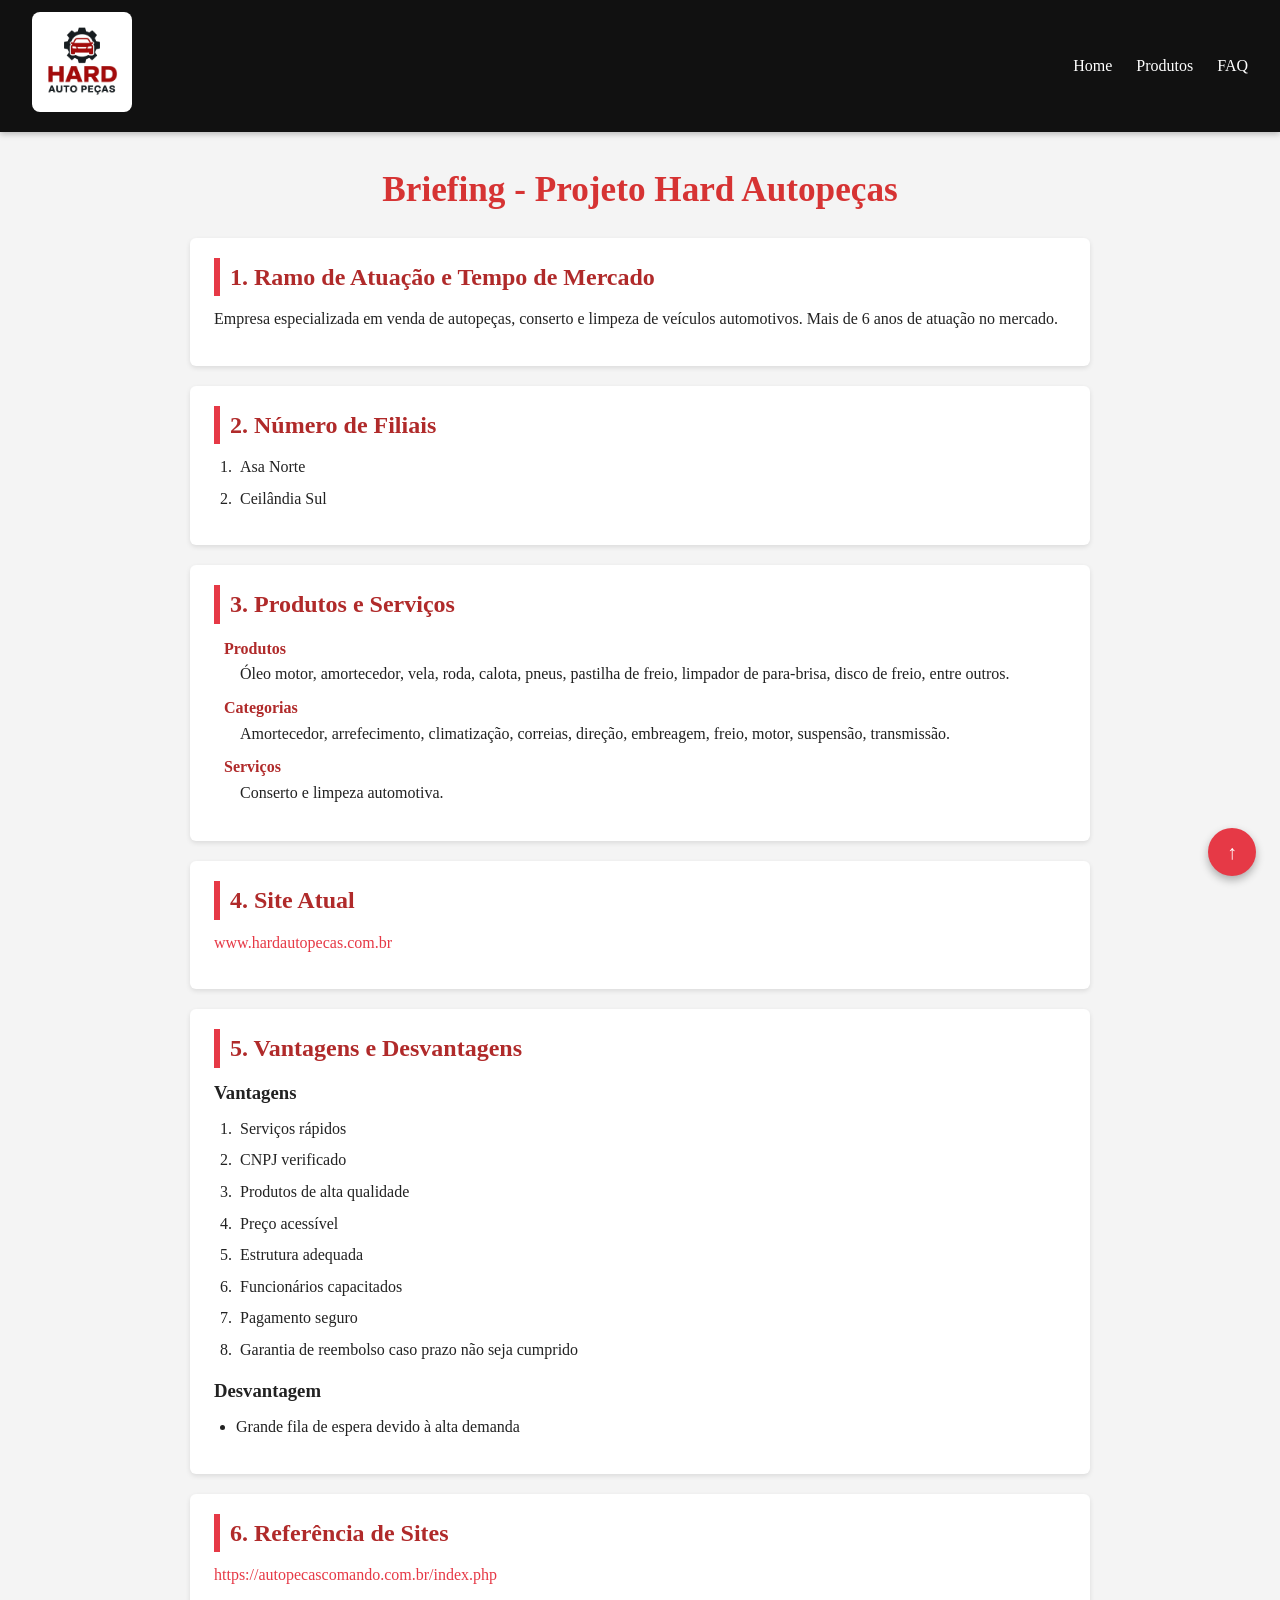
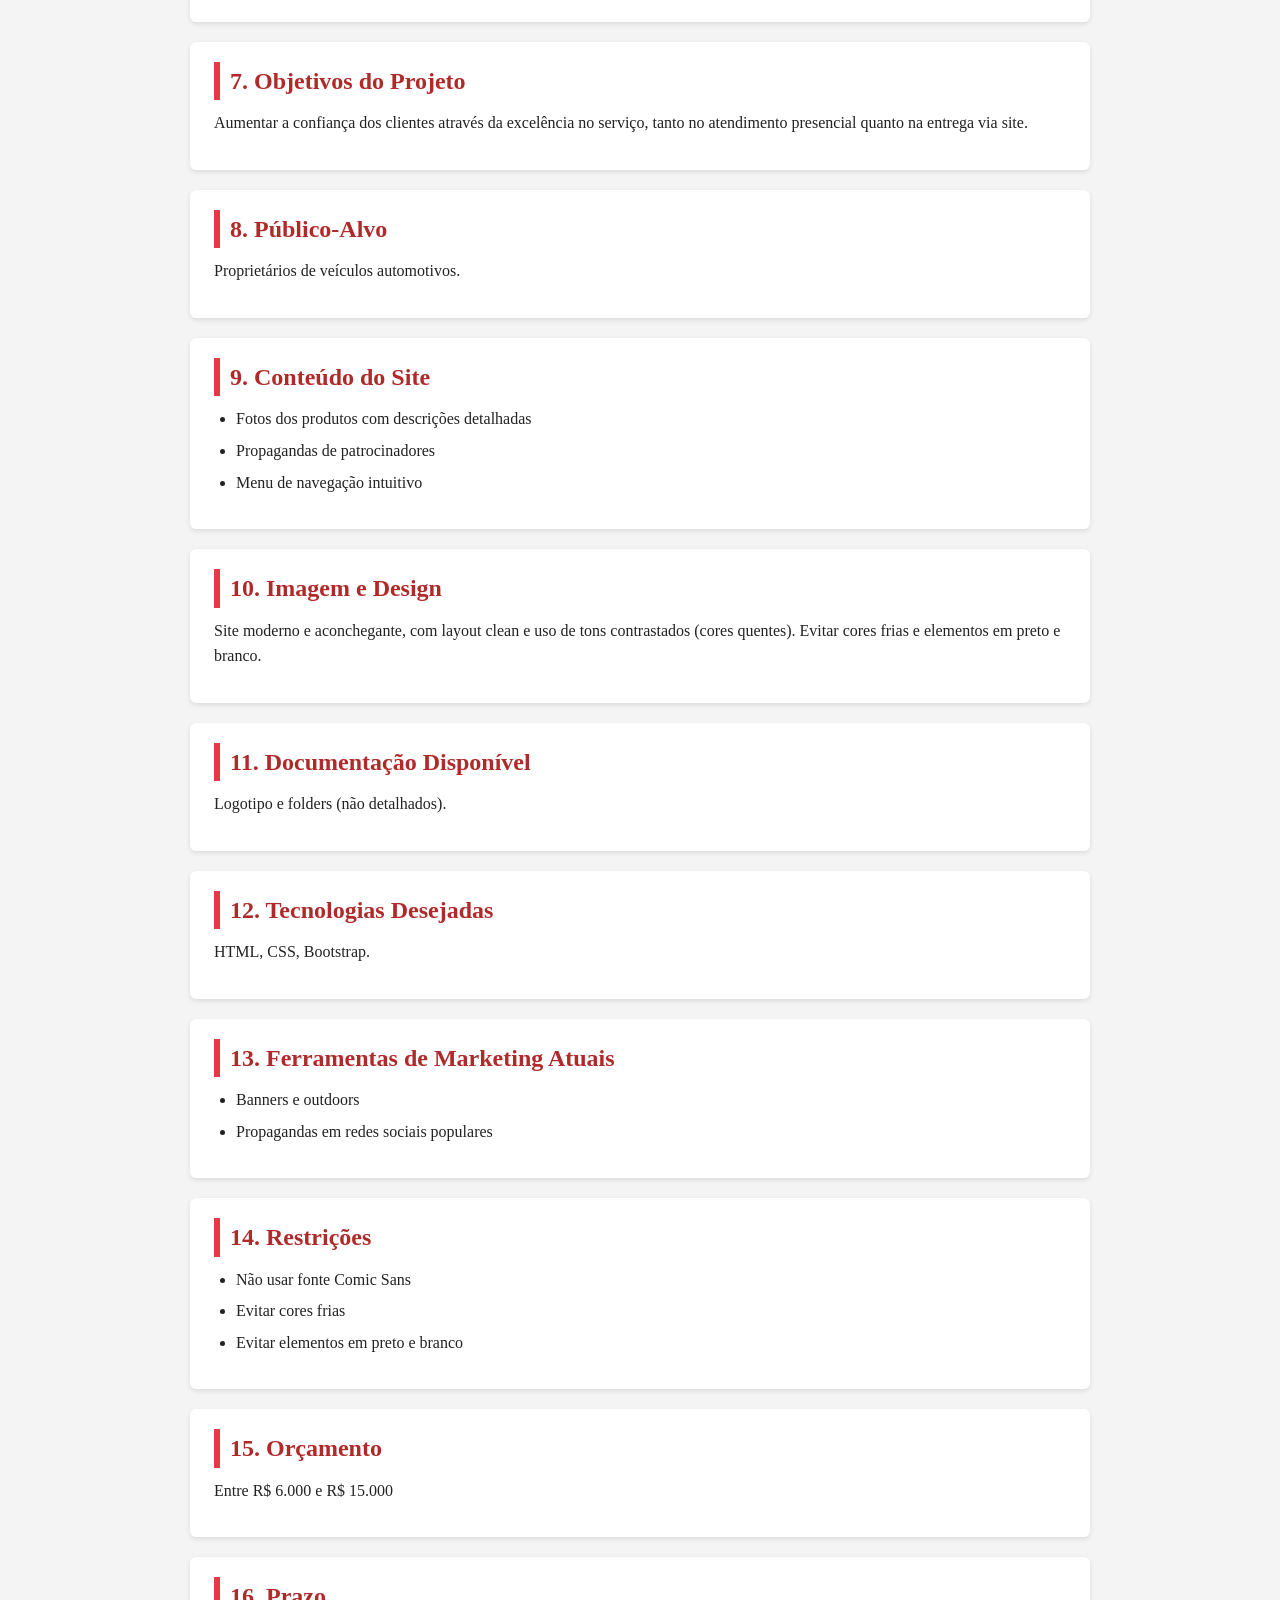
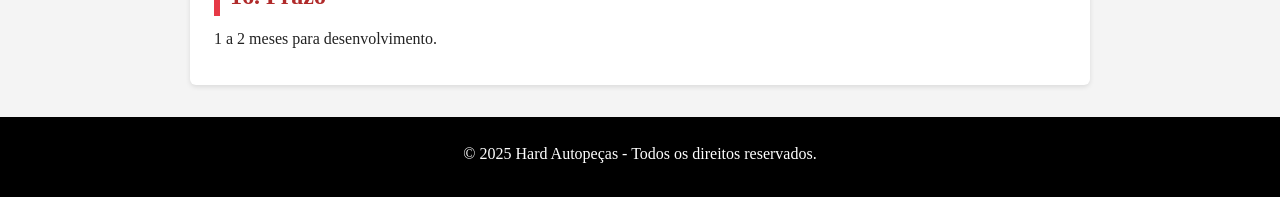
<file: briefing.html>
<!DOCTYPE html>
<html lang="pt-BR">
<head>
  <meta charset="UTF-8" />
  <meta name="viewport" content="width=device-width, initial-scale=1" />
  <title>Briefing - Projeto Hard Autopeças</title>
  <link rel="stylesheet" href="../css/briefing.css">
  <link rel="icon" type="image/png" href="../imagens/logotipo.png">
</head>
<body>
  <a href="#top" class="btn-top" aria-label="Voltar ao início">↑</a>
  <header>
    <nav id="top">
      <a href="/index.html"><img
        src="../imagens/logotipo.png"
        alt="Logo da Empresa"
        width="100"
        height="100"/></a>
      <span>
        <a href="/index.html" class="navegador">Home</a>
        <a href="../html/produto.html" class="navegador">Produtos</a>
        <a href="../html/faq.html" class="navegador">FAQ</a>
      </span>
    </nav>
  </header>

  <h1>Briefing - Projeto Hard Autopeças</h1>

  <main id="briefing">

    <section>
      <h2>1. Ramo de Atuação e Tempo de Mercado</h2>
      <p>Empresa especializada em venda de autopeças, conserto e limpeza de veículos automotivos. Mais de 6 anos de atuação no mercado.</p>
    </section>

    <section>
      <h2>2. Número de Filiais</h2>
      <ol>
        <li>Asa Norte</li>
        <li>Ceilândia Sul</li>
      </ol>
    </section>

    <section>
      <h2>3. Produtos e Serviços</h2>
      <dl>
        <dt><strong>Produtos</strong></dt>
        <dd>Óleo motor, amortecedor, vela, roda, calota, pneus, pastilha de freio, limpador de para-brisa, disco de freio, entre outros.</dd>

        <dt><strong>Categorias</strong></dt>
        <dd>Amortecedor, arrefecimento, climatização, correias, direção, embreagem, freio, motor, suspensão, transmissão.</dd>

        <dt><strong>Serviços</strong></dt>
        <dd>Conserto e limpeza automotiva.</dd>
      </dl>
    </section>

    <section>
      <h2>4. Site Atual</h2>
      <p><a href="http://www.hardautopecas.com.br" target="_blank" id="link">www.hardautopecas.com.br</a></p>
    </section>

    <section>
      <h2>5. Vantagens e Desvantagens</h2>
      <h3>Vantagens</h3>
      <ol>
        <li>Serviços rápidos</li>
        <li>CNPJ verificado</li>
        <li>Produtos de alta qualidade</li>
        <li>Preço acessível</li>
        <li>Estrutura adequada</li>
        <li>Funcionários capacitados</li>
        <li>Pagamento seguro</li>
        <li>Garantia de reembolso caso prazo não seja cumprido</li>
      </ol>

      <h3>Desvantagem</h3>
      <ul>
        <li>Grande fila de espera devido à alta demanda</li>
      </ul>
    </section>

    <section>
      <h2>6. Referência de Sites</h2>
      <p><a href="https://autopecascomando.com.br/index.php" target="_blank" id="link">https://autopecascomando.com.br/index.php</a></p>
    </section>

    <section>
      <h2>7. Objetivos do Projeto</h2>
      <p>Aumentar a confiança dos clientes através da excelência no serviço, tanto no atendimento presencial quanto na entrega via site.</p>
    </section>

    <section>
      <h2>8. Público-Alvo</h2>
      <p>Proprietários de veículos automotivos.</p>
    </section>

    <section>
      <h2>9. Conteúdo do Site</h2>
      <ul>
        <li>Fotos dos produtos com descrições detalhadas</li>
        <li>Propagandas de patrocinadores</li>
        <li>Menu de navegação intuitivo</li>
      </ul>
    </section>

    <section>
      <h2>10. Imagem e Design</h2>
      <p>Site moderno e aconchegante, com layout clean e uso de tons contrastados (cores quentes). Evitar cores frias e elementos em preto e branco.</p>
    </section>

    <section>
      <h2>11. Documentação Disponível</h2>
      <p>Logotipo e folders (não detalhados).</p>
    </section>

    <section>
      <h2>12. Tecnologias Desejadas</h2>
      <p>HTML, CSS, Bootstrap.</p>
    </section>

    <section>
      <h2>13. Ferramentas de Marketing Atuais</h2>
      <ul>
        <li>Banners e outdoors</li>
        <li>Propagandas em redes sociais populares</li>
      </ul>
    </section>

    <section>
      <h2>14. Restrições</h2>
      <ul>
        <li>Não usar fonte Comic Sans</li>
        <li>Evitar cores frias</li>
        <li>Evitar elementos em preto e branco</li>
      </ul>
    </section>

    <section>
      <h2>15. Orçamento</h2>
      <p>Entre R$ 6.000 e R$ 15.000</p>
    </section>

    <section>
      <h2>16. Prazo</h2>
      <p>1 a 2 meses para desenvolvimento.</p>
    </section>

  </main>

  <footer>
    <p>&copy; 2025 Hard Autopeças - Todos os direitos reservados.</p>
  </footer>
</body>
</html>
</file>
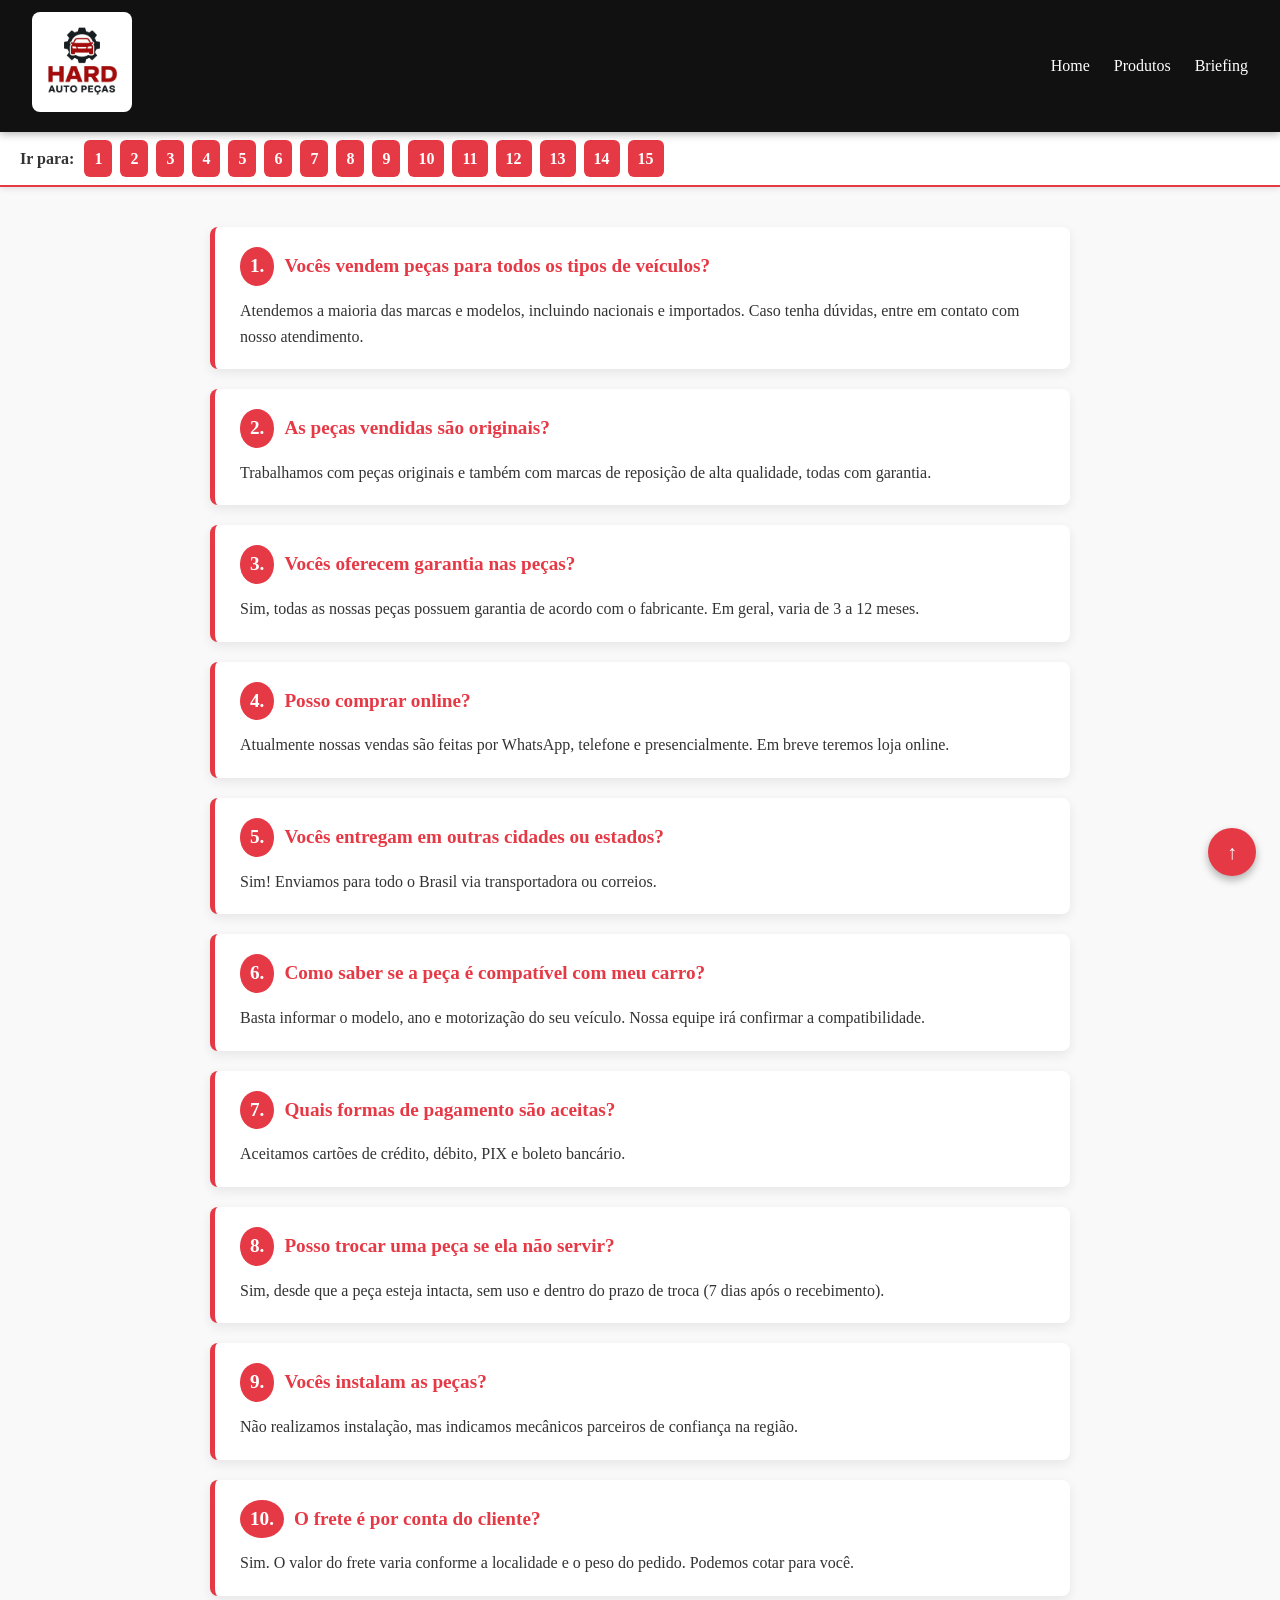
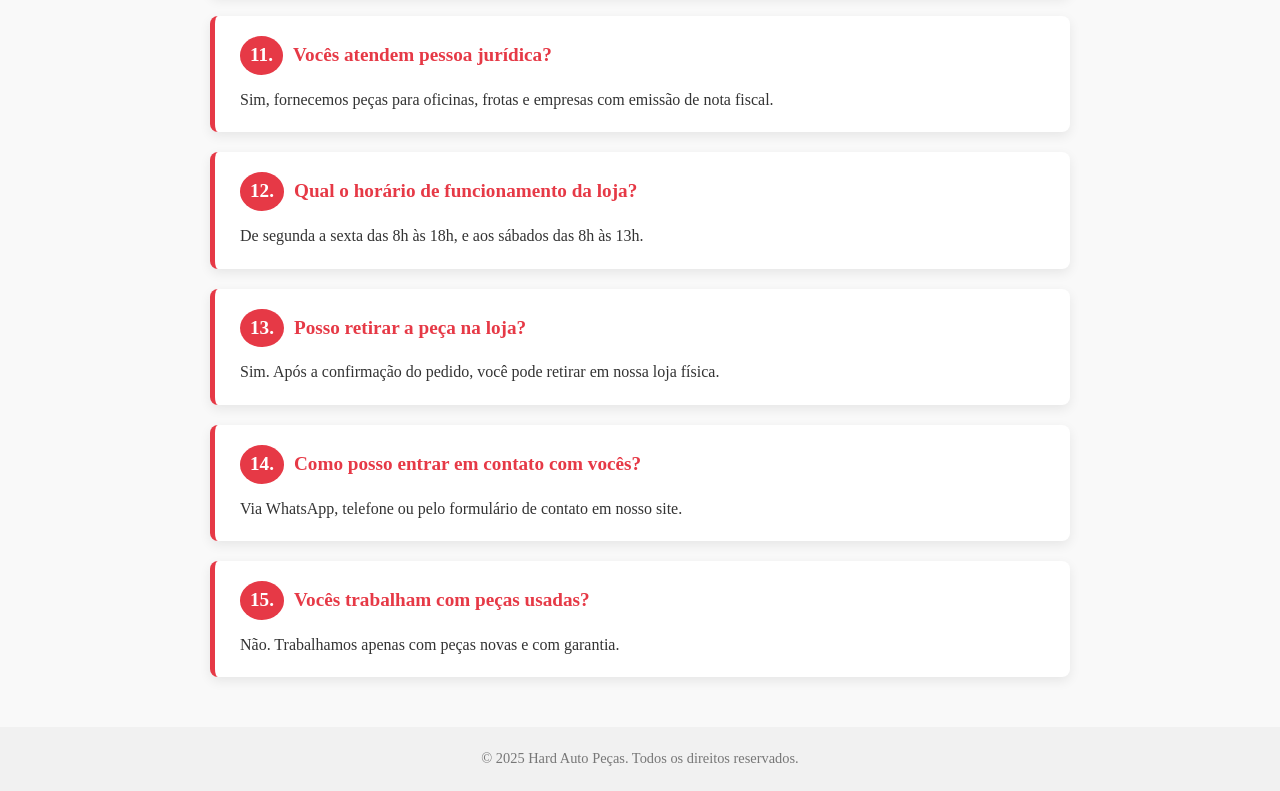
<file: faq.html>
<!DOCTYPE html>
<html lang="pt-BR">
<head>
  <meta charset="UTF-8" />
  <meta name="viewport" content="width=device-width, initial-scale=1.0" />
  <title>Perguntas Frequentes - Hard Auto Peças</title>
  <link rel="stylesheet" href="../css/faq.css" />
</head>
<body>
  <!-- Botão volta ao topo -->
  <a href="#top" class="btn-top" aria-label="Voltar ao início">↑</a>
  <header>
    <nav id="top">
      <a href="/index.html"><img
        src="../imagens/logotipo.png"
        alt="Logo da Empresa"
        width="100"
        height="100"
      /></a>
      <ul>
        <li><a href="/index.html" class="navegador">Home</a></li>
        <li><a href="html/produto.html" class="navegador">Produtos</a></li>
        <li><a href="html/briefing.html" class="navegador">Briefing</a></li>
      </ul>
    </nav>

    <!-- Barra fixa de números -->
    <div class="faq-nav">
      <span>Ir para:</span>
      <div class="faq-nav-links">
        <a href="#faq1">1</a>
        <a href="#faq2">2</a>
        <a href="#faq3">3</a>
        <a href="#faq4">4</a>
        <a href="#faq5">5</a>
        <a href="#faq6">6</a>
        <a href="#faq7">7</a>
        <a href="#faq8">8</a>
        <a href="#faq9">9</a>
        <a href="#faq10">10</a>
        <a href="#faq11">11</a>
        <a href="#faq12">12</a>
        <a href="#faq13">13</a>
        <a href="#faq14">14</a>
        <a href="#faq15">15</a>
      </div>
    </div>
  </header>

  <main class="faq-container">

    <div class="faq-item" id="faq1">
      <h2><span class="faq-number">1.</span> Vocês vendem peças para todos os tipos de veículos?</h2>
      <p>Atendemos a maioria das marcas e modelos, incluindo nacionais e importados. Caso tenha dúvidas, entre em contato com nosso atendimento.</p>
    </div>

    <div class="faq-item" id="faq2">
      <h2><span class="faq-number">2.</span> As peças vendidas são originais?</h2>
      <p>Trabalhamos com peças originais e também com marcas de reposição de alta qualidade, todas com garantia.</p>
    </div>

    <div class="faq-item" id="faq3">
      <h2><span class="faq-number">3.</span> Vocês oferecem garantia nas peças?</h2>
      <p>Sim, todas as nossas peças possuem garantia de acordo com o fabricante. Em geral, varia de 3 a 12 meses.</p>
    </div>

    <div class="faq-item" id="faq4">
      <h2><span class="faq-number">4.</span> Posso comprar online?</h2>
      <p>Atualmente nossas vendas são feitas por WhatsApp, telefone e presencialmente. Em breve teremos loja online.</p>
    </div>

    <div class="faq-item" id="faq5">
      <h2><span class="faq-number">5.</span> Vocês entregam em outras cidades ou estados?</h2>
      <p>Sim! Enviamos para todo o Brasil via transportadora ou correios.</p>
    </div>

    <div class="faq-item" id="faq6">
      <h2><span class="faq-number">6.</span> Como saber se a peça é compatível com meu carro?</h2>
      <p>Basta informar o modelo, ano e motorização do seu veículo. Nossa equipe irá confirmar a compatibilidade.</p>
    </div>

    <div class="faq-item" id="faq7">
      <h2><span class="faq-number">7.</span> Quais formas de pagamento são aceitas?</h2>
      <p>Aceitamos cartões de crédito, débito, PIX e boleto bancário.</p>
    </div>

    <div class="faq-item" id="faq8">
      <h2><span class="faq-number">8.</span> Posso trocar uma peça se ela não servir?</h2>
      <p>Sim, desde que a peça esteja intacta, sem uso e dentro do prazo de troca (7 dias após o recebimento).</p>
    </div>

    <div class="faq-item" id="faq9">
      <h2><span class="faq-number">9.</span> Vocês instalam as peças?</h2>
      <p>Não realizamos instalação, mas indicamos mecânicos parceiros de confiança na região.</p>
    </div>

    <div class="faq-item" id="faq10">
      <h2><span class="faq-number">10.</span> O frete é por conta do cliente?</h2>
      <p>Sim. O valor do frete varia conforme a localidade e o peso do pedido. Podemos cotar para você.</p>
    </div>

    <div class="faq-item" id="faq11">
      <h2><span class="faq-number">11.</span> Vocês atendem pessoa jurídica?</h2>
      <p>Sim, fornecemos peças para oficinas, frotas e empresas com emissão de nota fiscal.</p>
    </div>

    <div class="faq-item" id="faq12">
      <h2><span class="faq-number">12.</span> Qual o horário de funcionamento da loja?</h2>
      <p>De segunda a sexta das 8h às 18h, e aos sábados das 8h às 13h.</p>
    </div>

    <div class="faq-item" id="faq13">
      <h2><span class="faq-number">13.</span> Posso retirar a peça na loja?</h2>
      <p>Sim. Após a confirmação do pedido, você pode retirar em nossa loja física.</p>
    </div>

    <div class="faq-item" id="faq14">
      <h2><span class="faq-number">14.</span> Como posso entrar em contato com vocês?</h2>
      <p>Via WhatsApp, telefone ou pelo formulário de contato em nosso site.</p>
    </div>

    <div class="faq-item" id="faq15">
      <h2><span class="faq-number">15.</span> Vocês trabalham com peças usadas?</h2>
      <p>Não. Trabalhamos apenas com peças novas e com garantia.</p>
    </div>
  </main>

  <footer>
    <p>&copy; 2025 Hard Auto Peças. Todos os direitos reservados.</p>
  </footer>

  <script>
    // Smooth scroll para links de FAQ
    document.querySelectorAll('.faq-nav-links a').forEach(link => {
      link.addEventListener('click', function(e) {
        e.preventDefault();
        const target = document.querySelector(this.getAttribute('href'));
        target.scrollIntoView({ behavior: 'smooth', block: 'start' });
      });
    });
  </script>
</body>
</html>
</file>
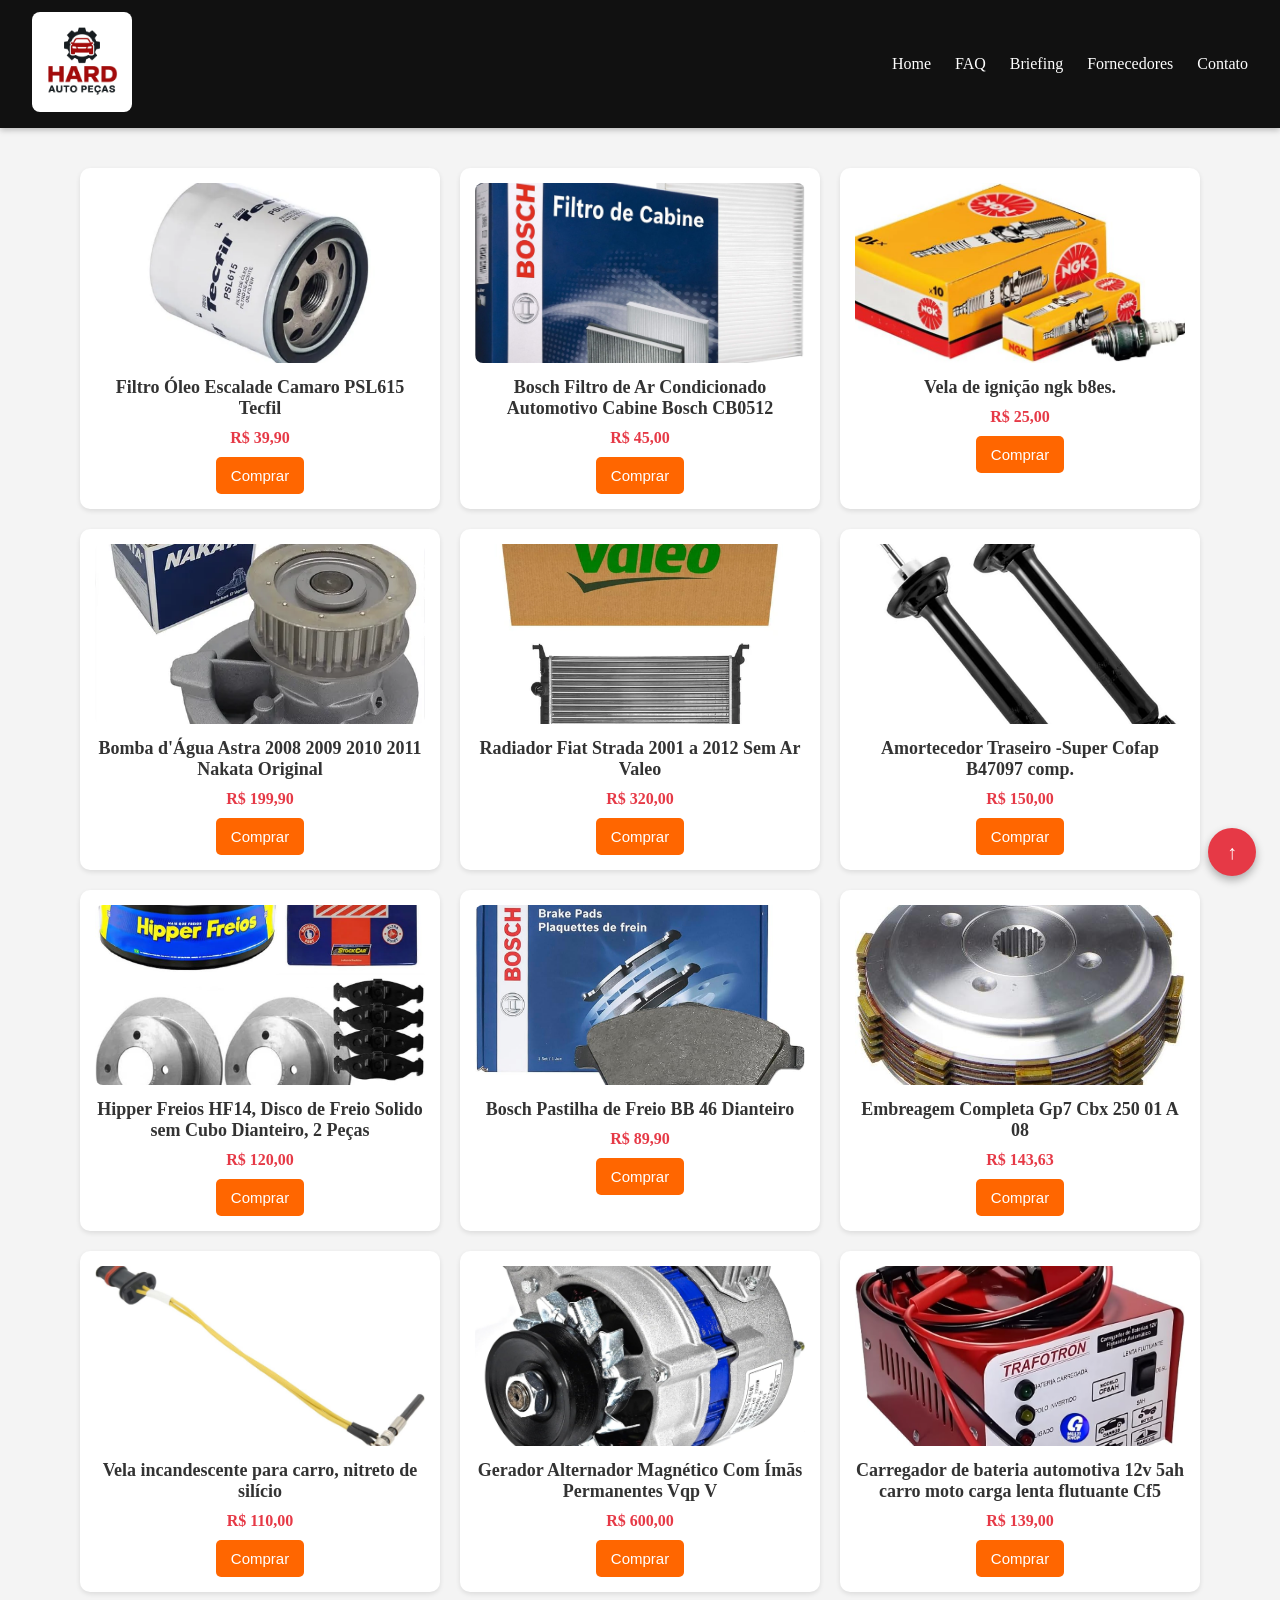
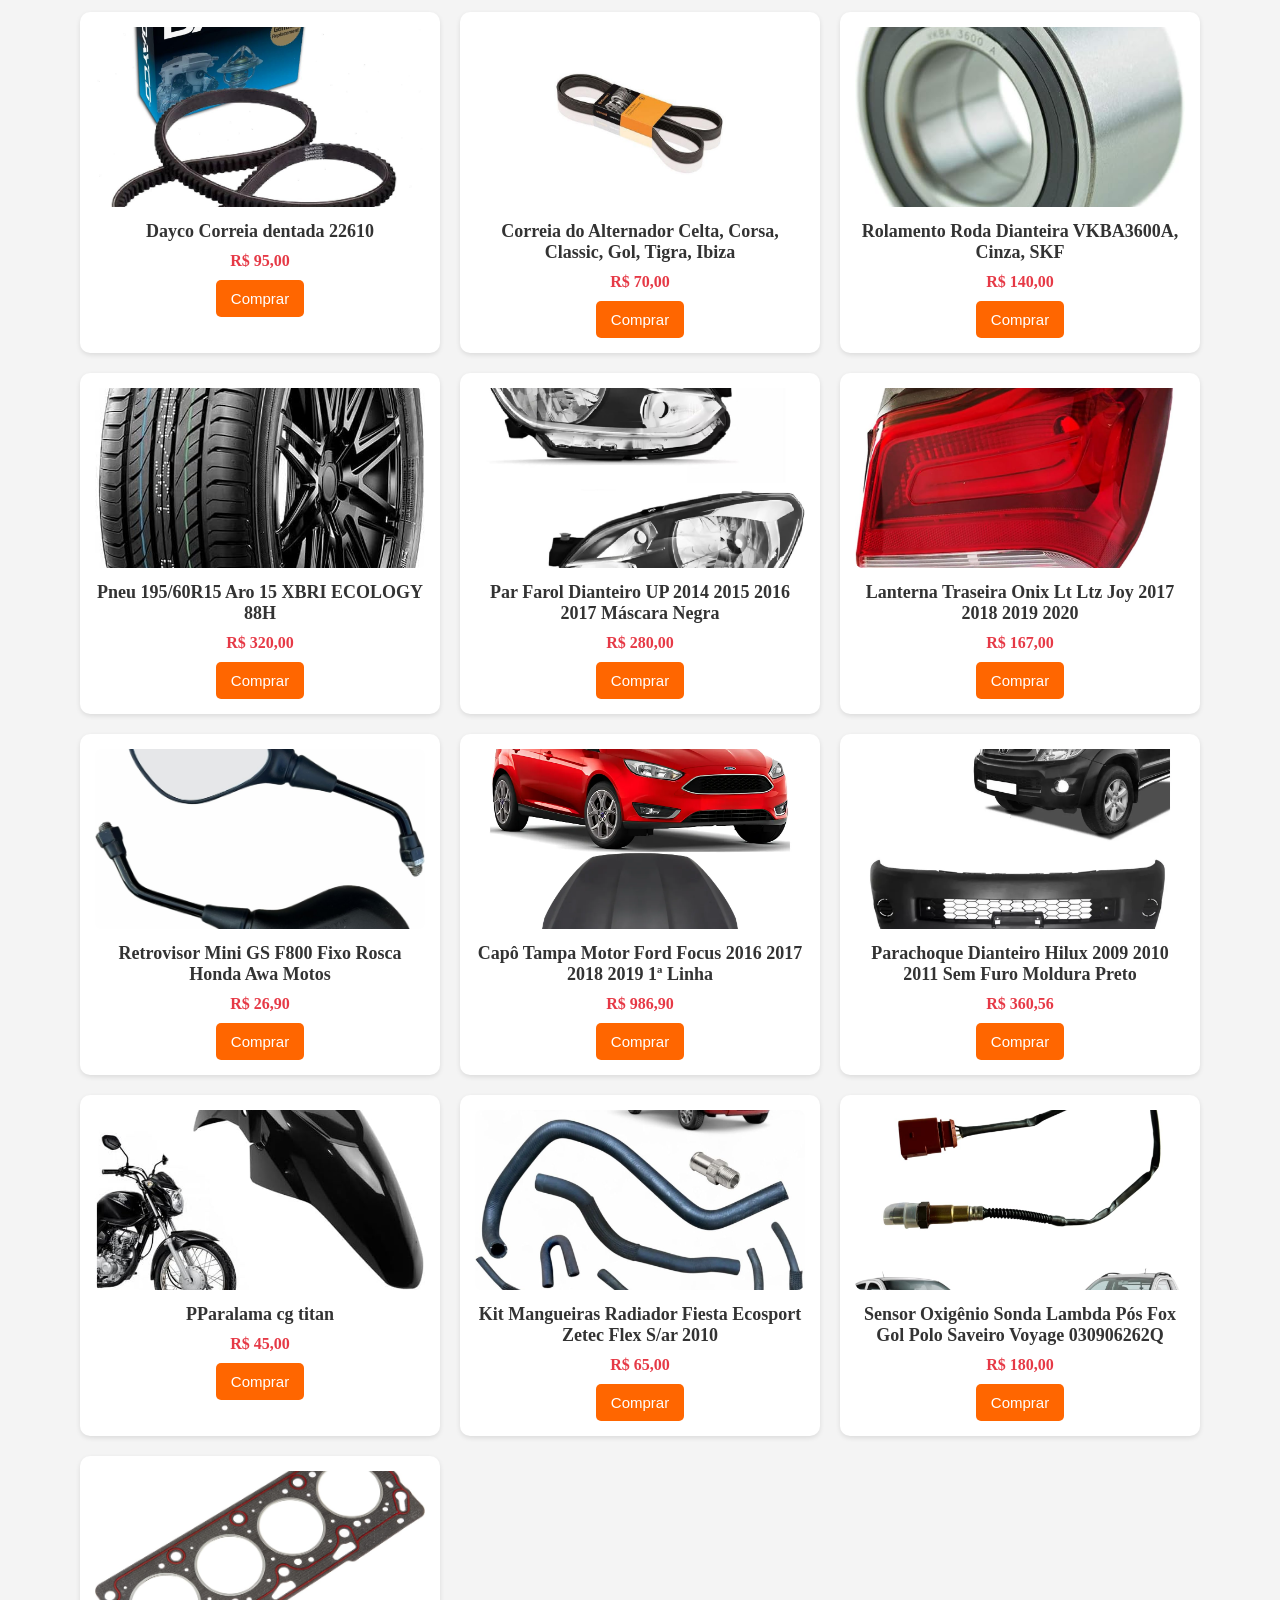
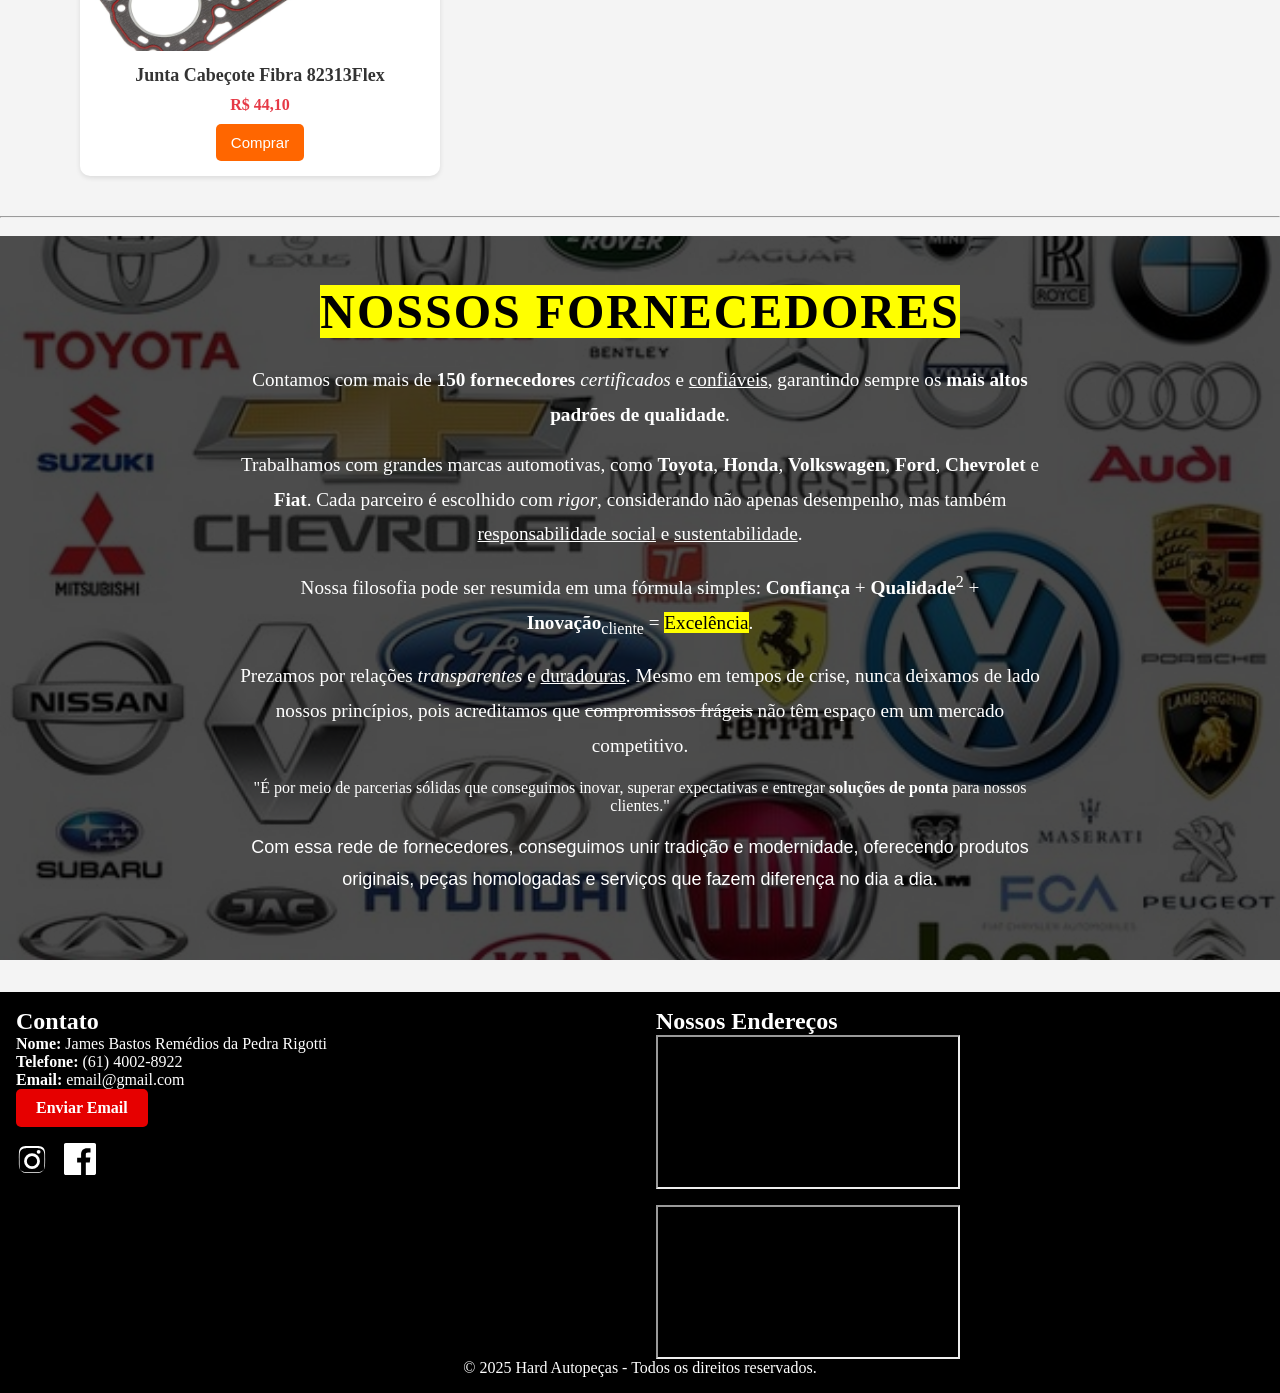
<file: produto.html>
<!DOCTYPE html>
<html lang="pt-BR">
<head>
  <meta charset="UTF-8">
  <meta name="viewport" content="width=device-width, initial-scale=1.0">
  <title>Autopeças Online</title>
  <link rel="stylesheet" href="../css/prost.css">
  <link rel="icon" type="image/png" href="../imagens/logotipo.png">
</head>
<body>
  <!-- Botão volta ao topo -->
  <a href="#top" class="btn-top" aria-label="Voltar ao início">↑</a>
  <header>
    <nav>
      <a href="../index.html"><img
        src="../imagens/logotipo.png"
        alt="Logo da Empresa"
        width="100"
        height="100"
      /></a>
      <span>
        <a href="../index.html" class="navegador">Home</a>
        <a href="../html/faq.html" class="navegador">FAQ</a>
        <a href="../html/briefing.html" class="navegador">Briefing</a>
        <a href="#fornecedores" class="navegador">Fornecedores</a>
        <a href="#contato" class="navegador">Contato</a>
      </span>
    </nav>
  </header>

  <section class="produtos">
    <!-- Produto 1 -->
    <div class="produto">
      <img src="../imagens/filtro_oleo.webp" alt="Filtro de Óleo">
      <h3>Filtro Óleo Escalade Camaro PSL615 Tecfil</h3>
      <p>R$ 39,90</p>
      <button>Comprar</button>
    </div>

    <!-- Produto 2 -->
    <div class="produto">
      <img src="../imagens/Filtro de ar.jpg" alt="Filtro de Ar">
      <h3>Bosch Filtro de Ar Condicionado Automotivo Cabine Bosch CB0512</h3>
      <p>R$ 45,00</p>
      <button>Comprar</button>
    </div>

    <!-- Produto 3 -->
    <div class="produto">
      <img src="../imagens/vela de ignição.jpg" alt="Vela de Ignição">
      <h3>Vela de ignição ngk b8es.</h3>
      <p>R$ 25,00</p>
      <button>Comprar</button>
    </div>

    <!-- Produto 4 -->
    <div class="produto">
      <img src="../imagens/bomba.webp" alt="Bomba d'Água">
      <h3>Bomba d'Água Astra 2008 2009 2010 2011 Nakata Original</h3>
      <p>R$ 199,90</p>
      <button>Comprar</button>
    </div>

    <!-- Produto 5 -->
    <div class="produto">
      <img src="../imagens/Radiador.webp" alt="Radiador">
      <h3>Radiador Fiat Strada 2001 a 2012 Sem Ar Valeo</h3>
      <p>R$ 320,00</p>
      <button>Comprar</button>
    </div>

    <!-- Produto 6 -->
    <div class="produto">
      <img src="../imagens/amortecedor.jpg" alt="Amortecedor">
      <h3>Amortecedor Traseiro -Super Cofap B47097 comp.</h3>
      <p>R$ 150,00</p>
      <button>Comprar</button>
    </div>

    <!-- Produto 7 -->
    <div class="produto">
      <img src="../imagens/Disco_de_freio_.jpg" alt="Disco de Freio">
      <h3>Hipper Freios HF14, Disco de Freio Solido sem Cubo Dianteiro, 2 Peças</h3>
      <p>R$ 120,00</p>
      <button>Comprar</button>
    </div>

    <!-- Produto 8 -->
    <div class="produto">
      <img src="../imagens/Pastilha de Freio_.jpg" alt="Pastilha de Freio">
      <h3>Bosch Pastilha de Freio BB 46 Dianteiro</h3>
      <p>R$ 89,90</p>
      <button>Comprar</button>
    </div>

    <!-- Produto 9 -->
    <div class="produto">
      <img src="../imagens/Embreagem_.jpg" alt="Embreagem">
      <h3>Embreagem Completa Gp7 Cbx 250 01 A 08</h3>
      <p>R$ 143,63</p>
      <button>Comprar</button>
    </div>

    <!-- Produto 10 -->
    <div class="produto">
      <img src="../imagens/Vela incandescente.jpg" alt="Velas de Aquecimento">
      <h3>Vela incandescente para carro, nitreto de silício</h3>
      <p>R$ 110,00</p>
      <button>Comprar</button>
    </div>

    <!-- Produto 11 -->
    <div class="produto">
      <img src="../imagens/Alternador.jpg" alt="Alternador">
      <h3>Gerador Alternador Magnético Com Ímãs Permanentes Vqp V</h3>
      <p>R$ 600,00</p>
      <button>Comprar</button>
    </div>

    <!-- Produto 12 -->
    <div class="produto">
      <img src="../imagens/Bateria Automotiva.jpg" alt="Bateria">
      <h3>Carregador de bateria automotiva 12v 5ah carro moto carga lenta flutuante Cf5</h3>
      <p>R$ 139,00</p>
      <button>Comprar</button>
    </div>

    <!-- Produto 13 -->
    <div class="produto">
      <img src="../imagens/Correia Dentada.jpg" alt="Correia Dentada">
      <h3>Dayco Correia dentada 22610</h3>
      <p>R$ 95,00</p>
      <button>Comprar</button>
    </div>

    <!-- Produto 14 -->
    <div class="produto">
      <img src="../imagens/Correia do Alternador.jpg" alt="Correia do Alternador">
      <h3>Correia do Alternador Celta, Corsa, Classic, Gol, Tigra, Ibiza</h3>
      <p>R$ 70,00</p>
      <button>Comprar</button>
    </div>

    <!-- Produto 15 -->
    <div class="produto">
      <img src="../imagens/Rolamento de Roda.jpg" alt="Rolamento de Roda">
      <h3>Rolamento Roda Dianteira VKBA3600A, Cinza, SKF</h3>
      <p>R$ 140,00</p>
      <button>Comprar</button>
    </div>

    <!-- Produto 16 -->
    <div class="produto">
      <img src="../imagens/Pneu Aro 15.jpg" alt="Pneu">
      <h3>Pneu 195/60R15 Aro 15 XBRI ECOLOGY 88H</h3>
      <p>R$ 320,00</p>
      <button>Comprar</button>
    </div>

    <!-- Produto 17 -->
    <div class="produto">
      <img src="../imagens/Farol Dianteiro.jpg" alt="Farol Dianteiro">
      <h3>Par Farol Dianteiro UP 2014 2015 2016 2017 Máscara Negra</h3>
      <p>R$ 280,00</p>
      <button>Comprar</button>
    </div>

    <!-- Produto 18 -->
    <div class="produto">
      <img src="../imagens/Lanterna Traseira.jpg" alt="Lanterna Traseira">
      <h3>Lanterna Traseira Onix Lt Ltz Joy 2017 2018 2019 2020</h3>
      <p>R$ 167,00</p>
      <button>Comprar</button>
    </div>

    <!-- Produto 19 -->
    <div class="produto">
      <img src="../imagens/Retrovisor.jpg" alt="Retrovisor">
      <h3>Retrovisor Mini GS F800 Fixo Rosca Honda Awa Motos</h3>
      <p>R$ 26,90</p>
      <button>Comprar</button>
    </div>

    <!-- Produto 20 -->
    <div class="produto">
      <img src="../imagens/Capô do Motor.webp" alt="Capô do Motor">
      <h3>Capô Tampa Motor Ford Focus 2016 2017 2018 2019 1ª Linha</h3>
      <p>R$ 986,90</p>
      <button>Comprar</button>
    </div>

    <!-- Produto 21 -->
    <div class="produto">
      <img src="../imagens/Para-choque.webp" alt="Para-choque">
      <h3>Parachoque Dianteiro Hilux 2009 2010 2011 Sem Furo Moldura Preto</h3>
      <p>R$ 360,56</p>
      <button>Comprar</button>
    </div>

    <!-- Produto 22 -->
    <div class="produto">
      <img src="../imagens/Paralama.jpg" alt="Paralama">
      <h3>PParalama cg titan</h3>
      <p>R$ 45,00</p>
      <button>Comprar</button>
    </div>

    <!-- Produto 23 -->
    <div class="produto">
      <img src="../imagens/Mangueira do Radiador.jpg" alt="Mangueira do Radiador">
      <h3>Kit Mangueiras Radiador Fiesta Ecosport Zetec Flex S/ar 2010</h3>
      <p>R$ 65,00</p>
      <button>Comprar</button>
    </div>

    <!-- Produto 24 -->
    <div class="produto">
      <img src="../imagens/Sensor Oxigênio.jpg" alt="Sensor Lambda">
      <h3>Sensor Oxigênio Sonda Lambda Pós Fox Gol Polo Saveiro Voyage 030906262Q</h3>
      <p>R$ 180,00</p>
      <button>Comprar</button>
    </div>

    <!-- Produto 25 -->
    <div class="produto">
      <img src="../imagens/Junta do Cabeçote.jpg" alt="Junta do Cabeçote">
      <h3>Junta Cabeçote Fibra 82313Flex</h3>
      <p>R$ 44,10</p>
      <button>Comprar</button>
    </div>
  </section>
  
  <hr>
  <br>

  <!-- Fornecedores -->
  <section class="fornecedores" id="fornecedores">
    <div class="fornecedores-text">
      <h1><mark>Nossos Fornecedores</mark></h1>

      <p>
        Contamos com mais de <b>150 fornecedores</b> <i>certificados</i> e <u>confiáveis</u>, 
        garantindo sempre os <b>mais altos padrões de qualidade</b>.
      </p>

      <p>
        Trabalhamos com grandes marcas automotivas, como 
        <b>Toyota</b>, <b>Honda</b>, <b>Volkswagen</b>, <b>Ford</b>, 
        <b>Chevrolet</b> e <b>Fiat</b>. Cada parceiro é escolhido com 
        <i>rigor</i>, considerando não apenas desempenho, mas também 
        <u>responsabilidade social</u> e <u>sustentabilidade</u>.
      </p>

      <p>
        Nossa filosofia pode ser resumida em uma fórmula simples:  
        <b>Confiança</b> + <b>Qualidade</b><sup>2</sup> + <b>Inovação</b><sub>cliente</sub> = 
        <mark>Excelência</mark>.
      </p>

      <p>
        Prezamos por relações <i>transparentes</i> e <u>duradouras</u>.  
        Mesmo em tempos de crise, nunca deixamos de lado nossos princípios, 
        pois acreditamos que <s>compromissos frágeis</s> não têm espaço em 
        um mercado competitivo.
      </p>

      <blockquote>
        "É por meio de parcerias sólidas que conseguimos inovar, superar expectativas 
        e entregar <b>soluções de ponta</b> para nossos clientes."
      </blockquote>

      <p style="font-size:18px; font-family:Arial;">
        Com essa rede de fornecedores, conseguimos unir tradição e modernidade, 
        oferecendo produtos originais, peças homologadas e serviços que fazem 
        diferença no dia a dia.
      </p>
    </div>  
  </section>

  <footer>
    <section id="contato" class="section dark">
      <div class="container">
        <div class="footer-grid">
          <!-- Coluna Esquerda -->
          <div class="footer-left">
            <h2>Contato</h2>
            <p>
              <strong>Nome:</strong> James Bastos Remédios da Pedra Rigotti
            </p>
            <p><strong>Telefone:</strong> (61) 4002-8922</p>
            <p><strong>Email:</strong> email@gmail.com</p>
            <a href="mailto:email@gmail.com" class="btn">Enviar Email</a>

            <!-- Redes sociais -->
            <div class="social-links">
              <a
                href="https://instagram.com"
                target="_blank"
                aria-label="Instagram"
              >
                <!-- Ícone Instagram -->
                <svg
                  xmlns="http://www.w3.org/2000/svg"
                  width="32"
                  height="32"
                  fill="currentColor"
                  viewBox="0 0 24 24"
                >
                  <path
                    d="M12 2.163c3.204 0 3.584.012 4.85.07 1.366.062 2.633.344 3.608 1.32.975.976 1.257 2.243 1.318 3.609.059 1.265.071 1.645.071 4.838s-.012 3.573-.07 4.838c-.062 1.366-.344 2.633-1.32 3.609-.975.976-2.242 1.257-3.608 1.318-1.266.059-1.646.071-4.85.071s-3.584-.012-4.85-.07c-1.366-.062-2.633-.344-3.609-1.32-.976-.975-1.257-2.242-1.318-3.608C2.175 15.586 2.163 15.206 2.163 12s.012-3.573.07-4.838c.062-1.366.344-2.633 1.32-3.609C4.528 2.577 5.795 2.296 7.161 2.235 8.426 2.176 8.806 2.163 12 2.163zm0 1.622c-3.15 0-3.507.012-4.737.069-1.042.05-1.61.216-1.985.392-.5.231-.86.507-1.237.884-.377.377-.653.737-.884 1.237-.176.375-.342.943-.392 1.985-.057 1.23-.069 1.587-.069 4.737s.012 3.507.069 4.737c.05 1.042.216 1.61.392 1.985.231.5.507.86.884 1.237.377.377.737.653 1.237.884.375.176.943.342 1.985.392 1.23.057 1.587.069 4.737.069s3.507-.012 4.737-.069c1.042-.05 1.61-.216 1.985-.392.5-.231.86-.507 1.237-.884.377-.377.653-.737.884-1.237.176-.375.342-.943.392-1.985.057-1.23.069-1.587.069-4.737s-.012-3.507-.069-4.737c-.05-1.042-.216-1.61-.392-1.985-.231-.5-.507-.86-.884-1.237-.377-.377-.737-.653-1.237-.884-.375-.176-.943-.342-1.985-.392-1.23-.057-1.587-.069-4.737-.069zm0 3.891a5.946 5.946 0 1 1 0 11.892 5.946 5.946 0 0 1 0-11.892zm0 9.823a3.877 3.877 0 1 0 0-7.754 3.877 3.877 0 0 0 0 7.754zm6.406-10.845a1.44 1.44 0 1 1-2.88 0 1.44 1.44 0 0 1 2.88 0z"
                  />
                </svg>
              </a>

              <a
                href="https://facebook.com"
                target="_blank"
                aria-label="Facebook"
              >
                <!-- Ícone Facebook -->
                <svg
                  xmlns="http://www.w3.org/2000/svg"
                  width="32"
                  height="32"
                  fill="currentColor"
                  viewBox="0 0 24 24"
                >
                  <path
                    d="M22.675 0h-21.35C.597 0 0 .597 0 1.325v21.351C0 23.403.597 24 1.325 24h11.495v-9.294H9.847v-3.622h2.973V8.413c0-2.941 1.796-4.545 4.416-4.545 1.255 0 2.336.093 2.651.135v3.072l-1.82.001c-1.428 0-1.704.678-1.704 1.671v2.189h3.407l-.444 3.622h-2.963V24h5.807C23.403 24 24 23.403 24 22.676V1.325C24 .597 23.403 0 22.675 0z"
                  />
                </svg>
              </a>
            </div>
          </div>

          <!-- Coluna Direita -->
          <div class="footer-right">
            <h2>Nossos Endereços</h2>
            <div class="maps">
              <!-- Mapa 1 -->
              <iframe src="https://www.google.com/maps/embed?..."></iframe>
              <!-- Mapa 2 -->
              <iframe src="https://www.google.com/maps/embed?..."></iframe>
            </div>
          </div>
        </div>
      </div>
    </section>
    <p>&copy; 2025 Hard Autopeças - Todos os direitos reservados.</p>
  </footer>
</body>
</html>
</file>
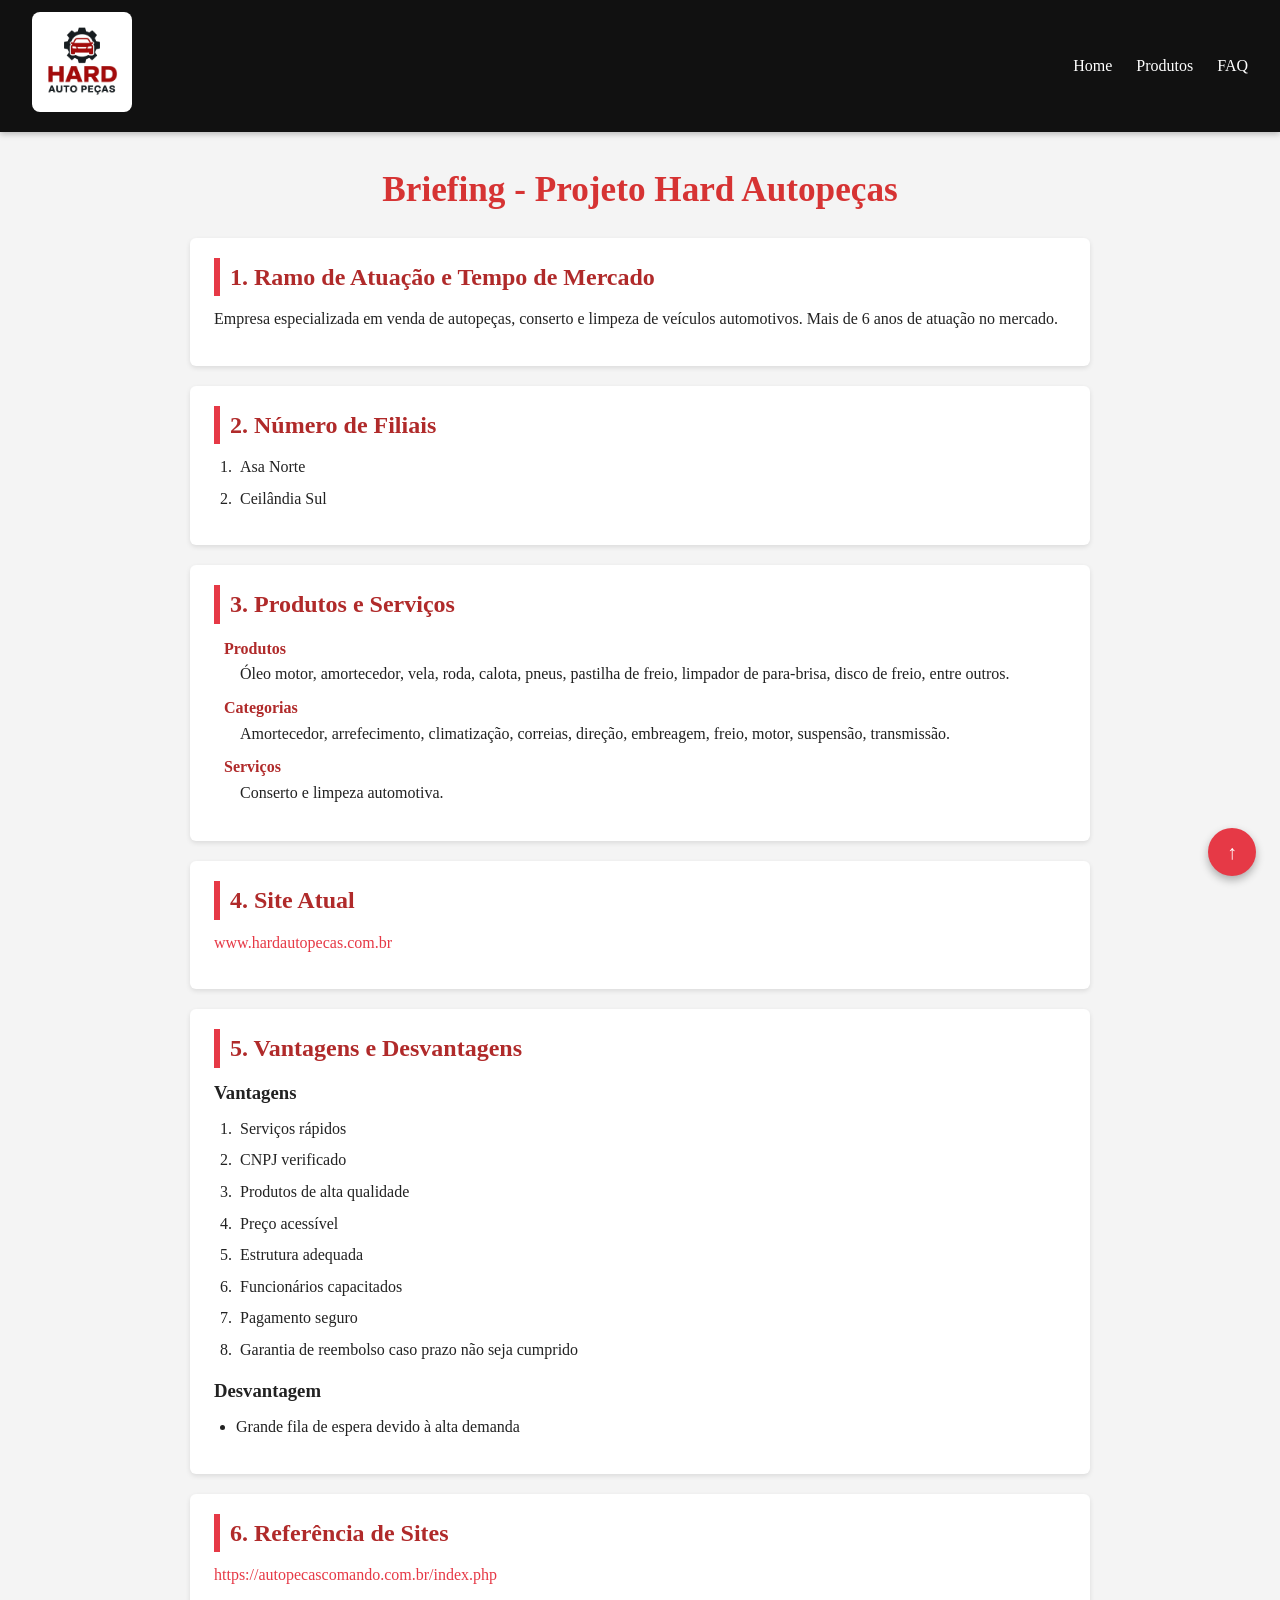
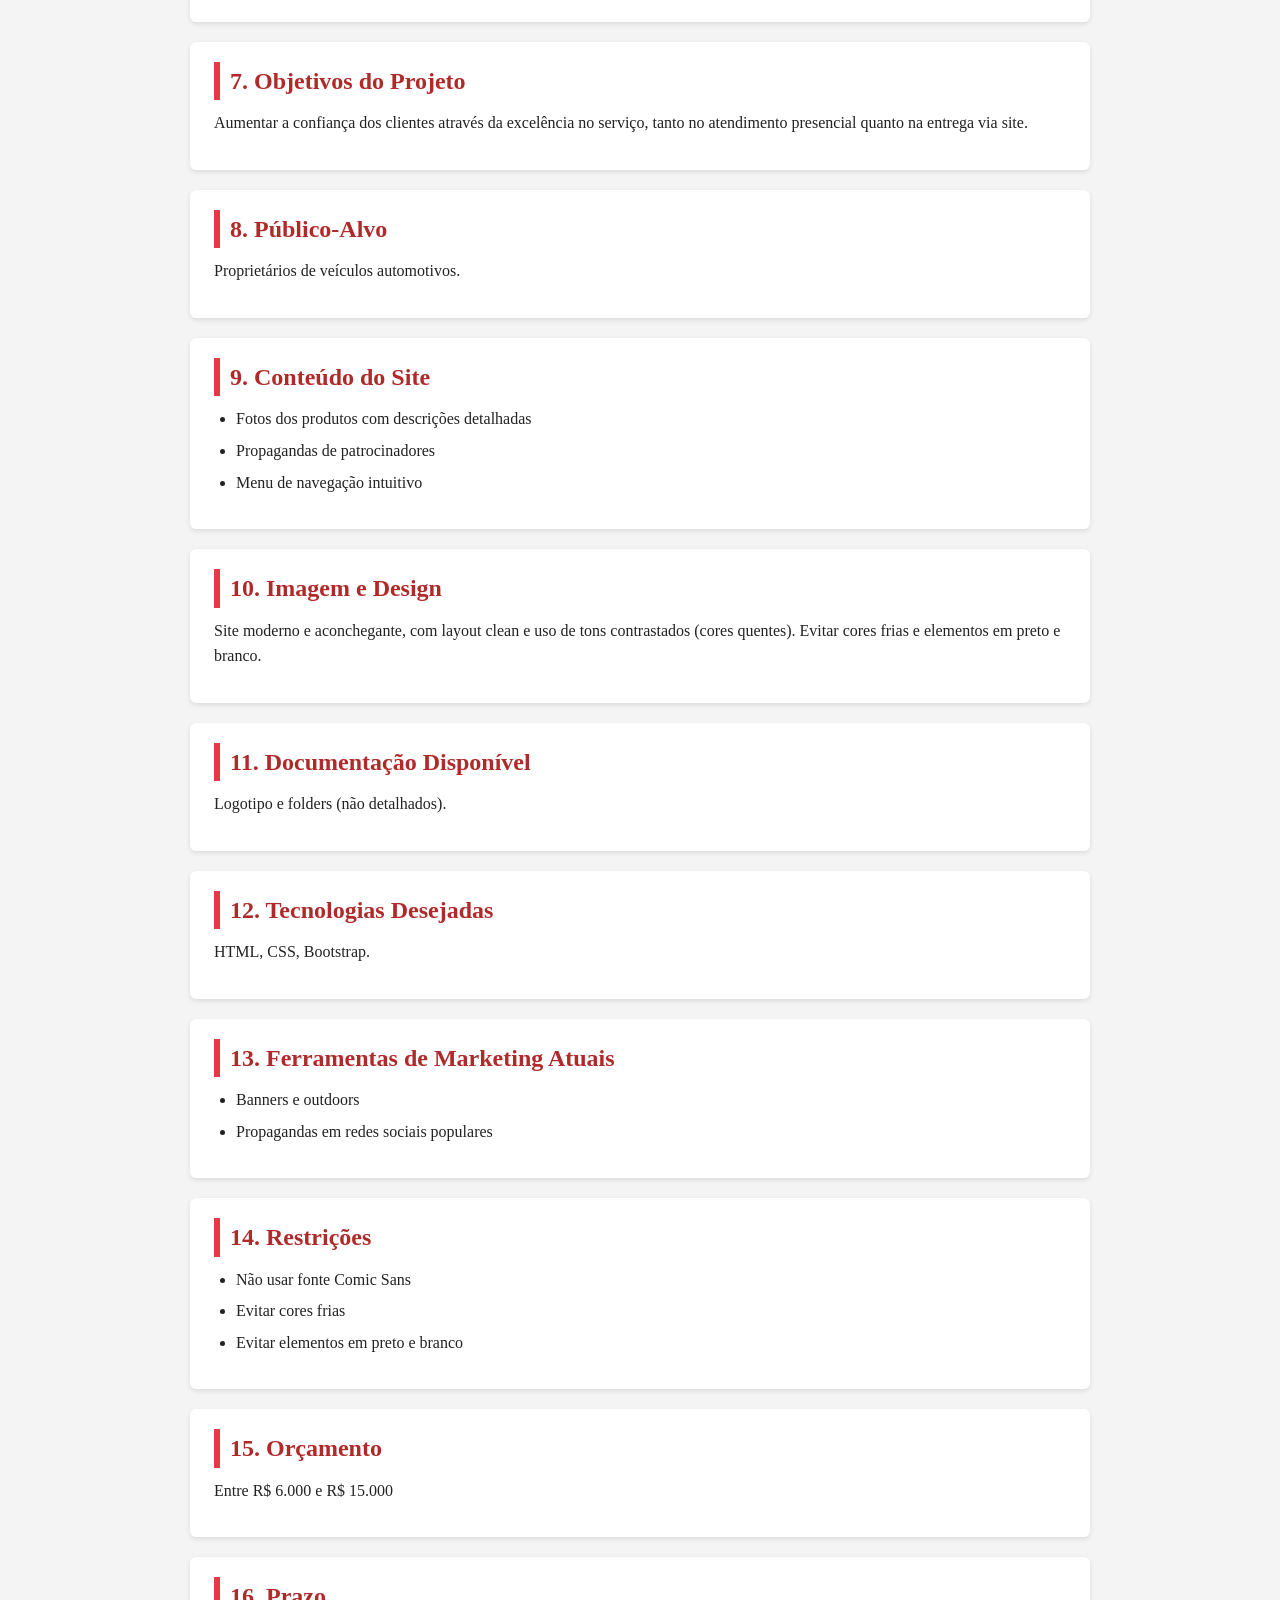
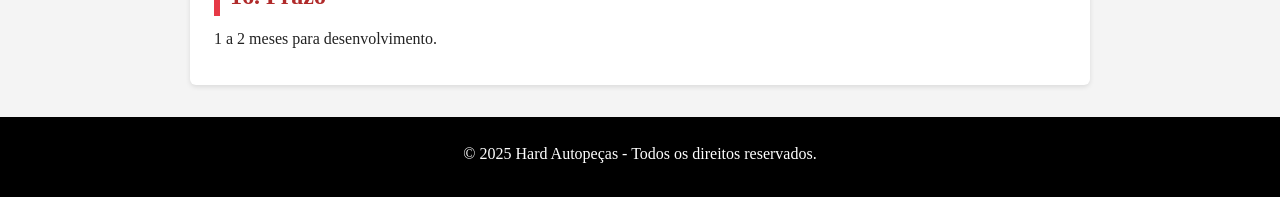
<file: html/briefing.html>
<!DOCTYPE html>
<html lang="pt-BR">
<head>
  <meta charset="UTF-8" />
  <meta name="viewport" content="width=device-width, initial-scale=1" />
  <title>Briefing - Projeto Hard Autopeças</title>
  <link rel="stylesheet" href="../css/briefing.css">
  <link rel="icon" type="image/png" href="../imagens/logotipo.png">
</head>
<body>
  <a href="#top" class="btn-top" aria-label="Voltar ao início">↑</a>
  <header>
    <nav id="top">
      <a href="../index.html"><img
        src="../imagens/logotipo.png"
        alt="Logo da Empresa"
        width="100"
        height="100"/></a>
      <span>
        <a href="../index.html" class="navegador">Home</a>
        <a href="../html/produto.html" class="navegador">Produtos</a>
        <a href="../html/faq.html" class="navegador">FAQ</a>
      </span>
    </nav>
  </header>

  <h1>Briefing - Projeto Hard Autopeças</h1>

  <main id="briefing">

    <section>
      <h2>1. Ramo de Atuação e Tempo de Mercado</h2>
      <p>Empresa especializada em venda de autopeças, conserto e limpeza de veículos automotivos. Mais de 6 anos de atuação no mercado.</p>
    </section>

    <section>
      <h2>2. Número de Filiais</h2>
      <ol>
        <li>Asa Norte</li>
        <li>Ceilândia Sul</li>
      </ol>
    </section>

    <section>
      <h2>3. Produtos e Serviços</h2>
      <dl>
        <dt><strong>Produtos</strong></dt>
        <dd>Óleo motor, amortecedor, vela, roda, calota, pneus, pastilha de freio, limpador de para-brisa, disco de freio, entre outros.</dd>

        <dt><strong>Categorias</strong></dt>
        <dd>Amortecedor, arrefecimento, climatização, correias, direção, embreagem, freio, motor, suspensão, transmissão.</dd>

        <dt><strong>Serviços</strong></dt>
        <dd>Conserto e limpeza automotiva.</dd>
      </dl>
    </section>

    <section>
      <h2>4. Site Atual</h2>
      <p><a href="http://www.hardautopecas.com.br" target="_blank" id="link">www.hardautopecas.com.br</a></p>
    </section>

    <section>
      <h2>5. Vantagens e Desvantagens</h2>
      <h3>Vantagens</h3>
      <ol>
        <li>Serviços rápidos</li>
        <li>CNPJ verificado</li>
        <li>Produtos de alta qualidade</li>
        <li>Preço acessível</li>
        <li>Estrutura adequada</li>
        <li>Funcionários capacitados</li>
        <li>Pagamento seguro</li>
        <li>Garantia de reembolso caso prazo não seja cumprido</li>
      </ol>

      <h3>Desvantagem</h3>
      <ul>
        <li>Grande fila de espera devido à alta demanda</li>
      </ul>
    </section>

    <section>
      <h2>6. Referência de Sites</h2>
      <p><a href="https://autopecascomando.com.br/index.php" target="_blank" id="link">https://autopecascomando.com.br/index.php</a></p>
    </section>

    <section>
      <h2>7. Objetivos do Projeto</h2>
      <p>Aumentar a confiança dos clientes através da excelência no serviço, tanto no atendimento presencial quanto na entrega via site.</p>
    </section>

    <section>
      <h2>8. Público-Alvo</h2>
      <p>Proprietários de veículos automotivos.</p>
    </section>

    <section>
      <h2>9. Conteúdo do Site</h2>
      <ul>
        <li>Fotos dos produtos com descrições detalhadas</li>
        <li>Propagandas de patrocinadores</li>
        <li>Menu de navegação intuitivo</li>
      </ul>
    </section>

    <section>
      <h2>10. Imagem e Design</h2>
      <p>Site moderno e aconchegante, com layout clean e uso de tons contrastados (cores quentes). Evitar cores frias e elementos em preto e branco.</p>
    </section>

    <section>
      <h2>11. Documentação Disponível</h2>
      <p>Logotipo e folders (não detalhados).</p>
    </section>

    <section>
      <h2>12. Tecnologias Desejadas</h2>
      <p>HTML, CSS, Bootstrap.</p>
    </section>

    <section>
      <h2>13. Ferramentas de Marketing Atuais</h2>
      <ul>
        <li>Banners e outdoors</li>
        <li>Propagandas em redes sociais populares</li>
      </ul>
    </section>

    <section>
      <h2>14. Restrições</h2>
      <ul>
        <li>Não usar fonte Comic Sans</li>
        <li>Evitar cores frias</li>
        <li>Evitar elementos em preto e branco</li>
      </ul>
    </section>

    <section>
      <h2>15. Orçamento</h2>
      <p>Entre R$ 6.000 e R$ 15.000</p>
    </section>

    <section>
      <h2>16. Prazo</h2>
      <p>1 a 2 meses para desenvolvimento.</p>
    </section>

  </main>

  <footer>
    <p>&copy; 2025 Hard Autopeças - Todos os direitos reservados.</p>
  </footer>
</body>
</html>
</file>
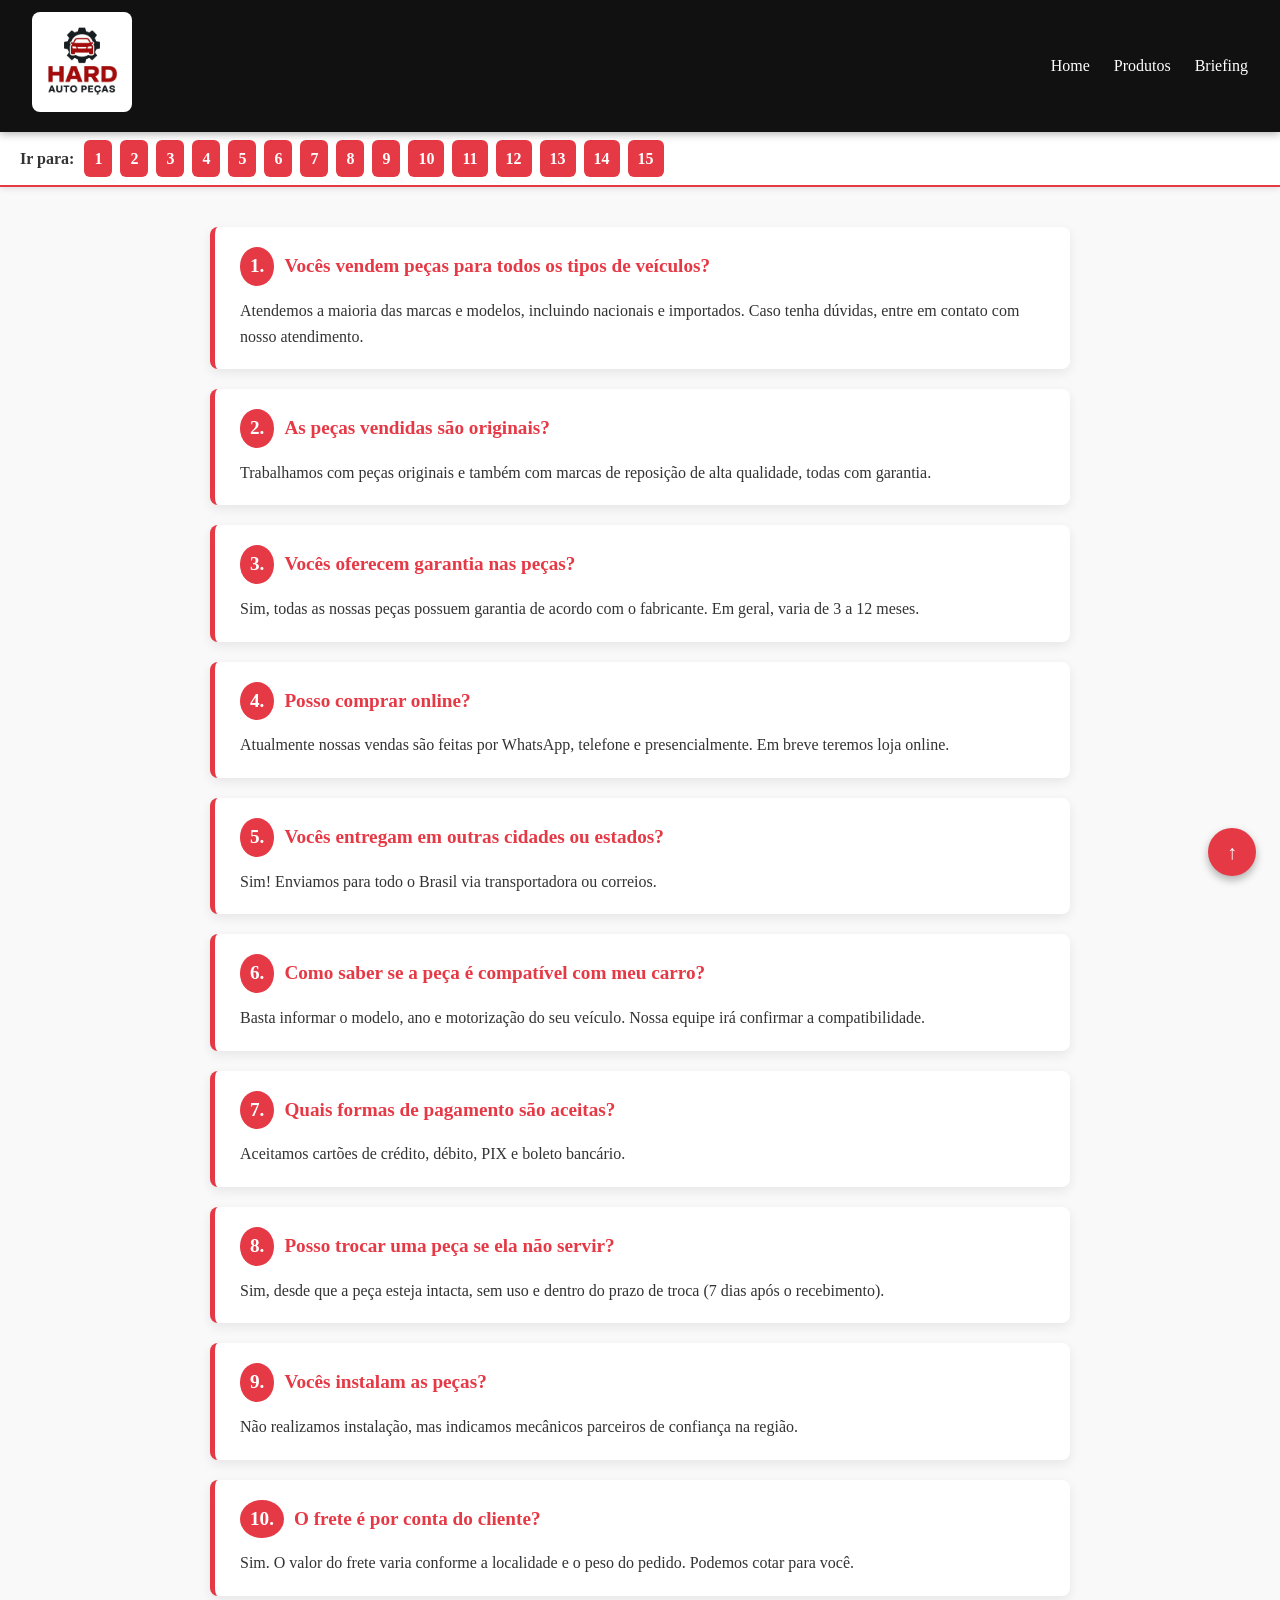
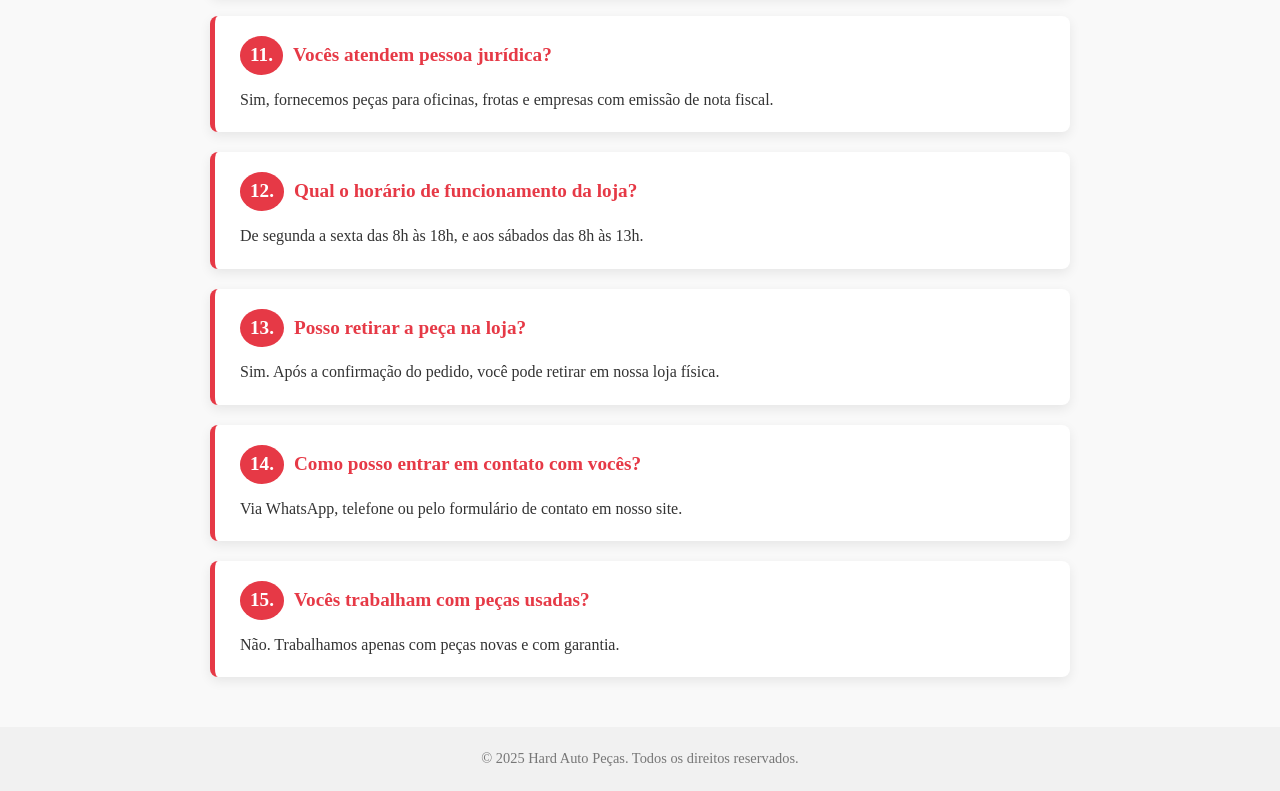
<file: html/faq.html>
<!DOCTYPE html>
<html lang="pt-BR">
<head>
  <meta charset="UTF-8" />
  <meta name="viewport" content="width=device-width, initial-scale=1.0" />
  <title>Perguntas Frequentes - Hard Auto Peças</title>
  <link rel="stylesheet" href="../css/faq.css" />
</head>
<body>
  <!-- Botão volta ao topo -->
  <a href="#top" class="btn-top" aria-label="Voltar ao início">↑</a>
  <header>
    <nav id="top">
      <a href="../index.html"><img
        src="../imagens/logotipo.png"
        alt="Logo da Empresa"
        width="100"
        height="100"
      /></a>
      <ul>
        <li><a href="../index.html" class="navegador">Home</a></li>
        <li><a href="../html/produto.html" class="navegador">Produtos</a></li>
        <li><a href="../html/briefing.html" class="navegador">Briefing</a></li>
      </ul>
    </nav>

    <!-- Barra fixa de números -->
    <div class="faq-nav">
      <span>Ir para:</span>
      <div class="faq-nav-links">
        <a href="#faq1">1</a>
        <a href="#faq2">2</a>
        <a href="#faq3">3</a>
        <a href="#faq4">4</a>
        <a href="#faq5">5</a>
        <a href="#faq6">6</a>
        <a href="#faq7">7</a>
        <a href="#faq8">8</a>
        <a href="#faq9">9</a>
        <a href="#faq10">10</a>
        <a href="#faq11">11</a>
        <a href="#faq12">12</a>
        <a href="#faq13">13</a>
        <a href="#faq14">14</a>
        <a href="#faq15">15</a>
      </div>
    </div>
  </header>

  <main class="faq-container">

    <div class="faq-item" id="faq1">
      <h2><span class="faq-number">1.</span> Vocês vendem peças para todos os tipos de veículos?</h2>
      <p>Atendemos a maioria das marcas e modelos, incluindo nacionais e importados. Caso tenha dúvidas, entre em contato com nosso atendimento.</p>
    </div>

    <div class="faq-item" id="faq2">
      <h2><span class="faq-number">2.</span> As peças vendidas são originais?</h2>
      <p>Trabalhamos com peças originais e também com marcas de reposição de alta qualidade, todas com garantia.</p>
    </div>

    <div class="faq-item" id="faq3">
      <h2><span class="faq-number">3.</span> Vocês oferecem garantia nas peças?</h2>
      <p>Sim, todas as nossas peças possuem garantia de acordo com o fabricante. Em geral, varia de 3 a 12 meses.</p>
    </div>

    <div class="faq-item" id="faq4">
      <h2><span class="faq-number">4.</span> Posso comprar online?</h2>
      <p>Atualmente nossas vendas são feitas por WhatsApp, telefone e presencialmente. Em breve teremos loja online.</p>
    </div>

    <div class="faq-item" id="faq5">
      <h2><span class="faq-number">5.</span> Vocês entregam em outras cidades ou estados?</h2>
      <p>Sim! Enviamos para todo o Brasil via transportadora ou correios.</p>
    </div>

    <div class="faq-item" id="faq6">
      <h2><span class="faq-number">6.</span> Como saber se a peça é compatível com meu carro?</h2>
      <p>Basta informar o modelo, ano e motorização do seu veículo. Nossa equipe irá confirmar a compatibilidade.</p>
    </div>

    <div class="faq-item" id="faq7">
      <h2><span class="faq-number">7.</span> Quais formas de pagamento são aceitas?</h2>
      <p>Aceitamos cartões de crédito, débito, PIX e boleto bancário.</p>
    </div>

    <div class="faq-item" id="faq8">
      <h2><span class="faq-number">8.</span> Posso trocar uma peça se ela não servir?</h2>
      <p>Sim, desde que a peça esteja intacta, sem uso e dentro do prazo de troca (7 dias após o recebimento).</p>
    </div>

    <div class="faq-item" id="faq9">
      <h2><span class="faq-number">9.</span> Vocês instalam as peças?</h2>
      <p>Não realizamos instalação, mas indicamos mecânicos parceiros de confiança na região.</p>
    </div>

    <div class="faq-item" id="faq10">
      <h2><span class="faq-number">10.</span> O frete é por conta do cliente?</h2>
      <p>Sim. O valor do frete varia conforme a localidade e o peso do pedido. Podemos cotar para você.</p>
    </div>

    <div class="faq-item" id="faq11">
      <h2><span class="faq-number">11.</span> Vocês atendem pessoa jurídica?</h2>
      <p>Sim, fornecemos peças para oficinas, frotas e empresas com emissão de nota fiscal.</p>
    </div>

    <div class="faq-item" id="faq12">
      <h2><span class="faq-number">12.</span> Qual o horário de funcionamento da loja?</h2>
      <p>De segunda a sexta das 8h às 18h, e aos sábados das 8h às 13h.</p>
    </div>

    <div class="faq-item" id="faq13">
      <h2><span class="faq-number">13.</span> Posso retirar a peça na loja?</h2>
      <p>Sim. Após a confirmação do pedido, você pode retirar em nossa loja física.</p>
    </div>

    <div class="faq-item" id="faq14">
      <h2><span class="faq-number">14.</span> Como posso entrar em contato com vocês?</h2>
      <p>Via WhatsApp, telefone ou pelo formulário de contato em nosso site.</p>
    </div>

    <div class="faq-item" id="faq15">
      <h2><span class="faq-number">15.</span> Vocês trabalham com peças usadas?</h2>
      <p>Não. Trabalhamos apenas com peças novas e com garantia.</p>
    </div>
  </main>

  <footer>
    <p>&copy; 2025 Hard Auto Peças. Todos os direitos reservados.</p>
  </footer>

  <script>
    // Smooth scroll para links de FAQ
    document.querySelectorAll('.faq-nav-links a').forEach(link => {
      link.addEventListener('click', function(e) {
        e.preventDefault();
        const target = document.querySelector(this.getAttribute('href'));
        target.scrollIntoView({ behavior: 'smooth', block: 'start' });
      });
    });
  </script>
</body>
</html>
</file>
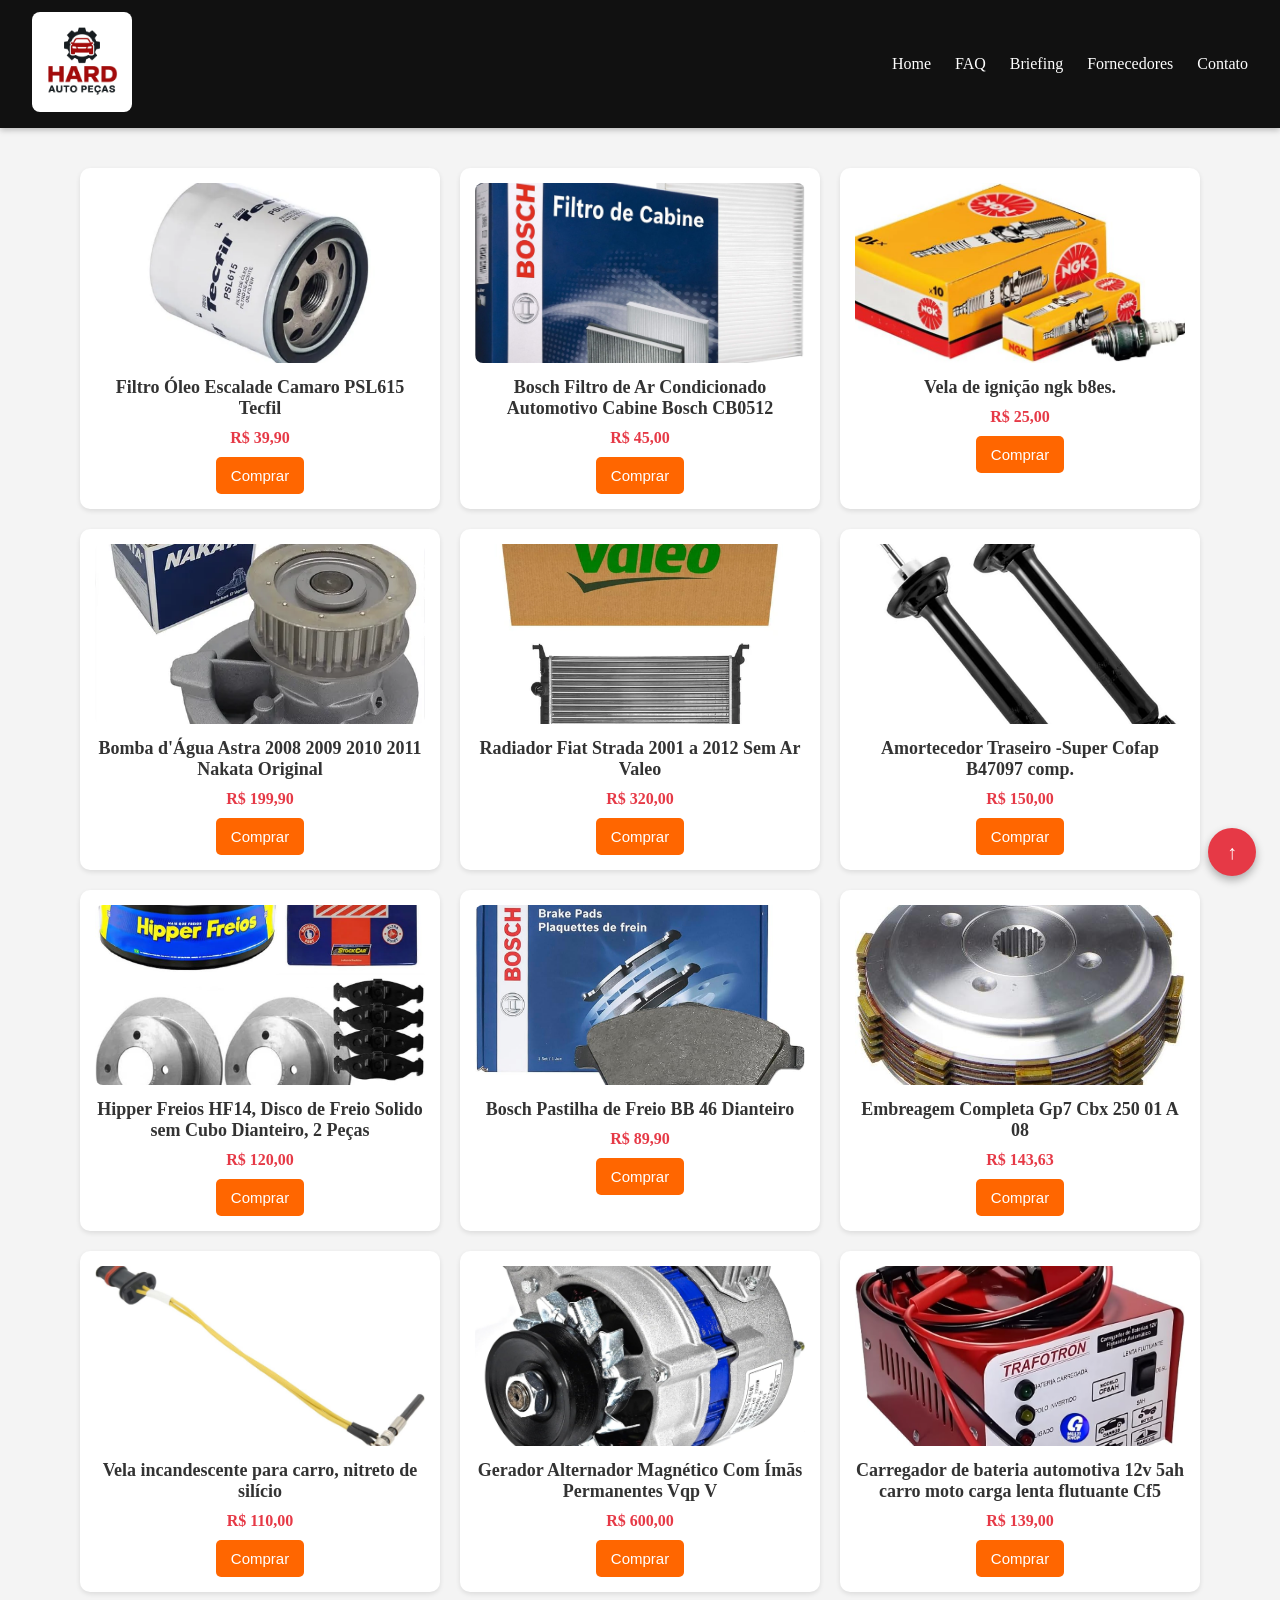
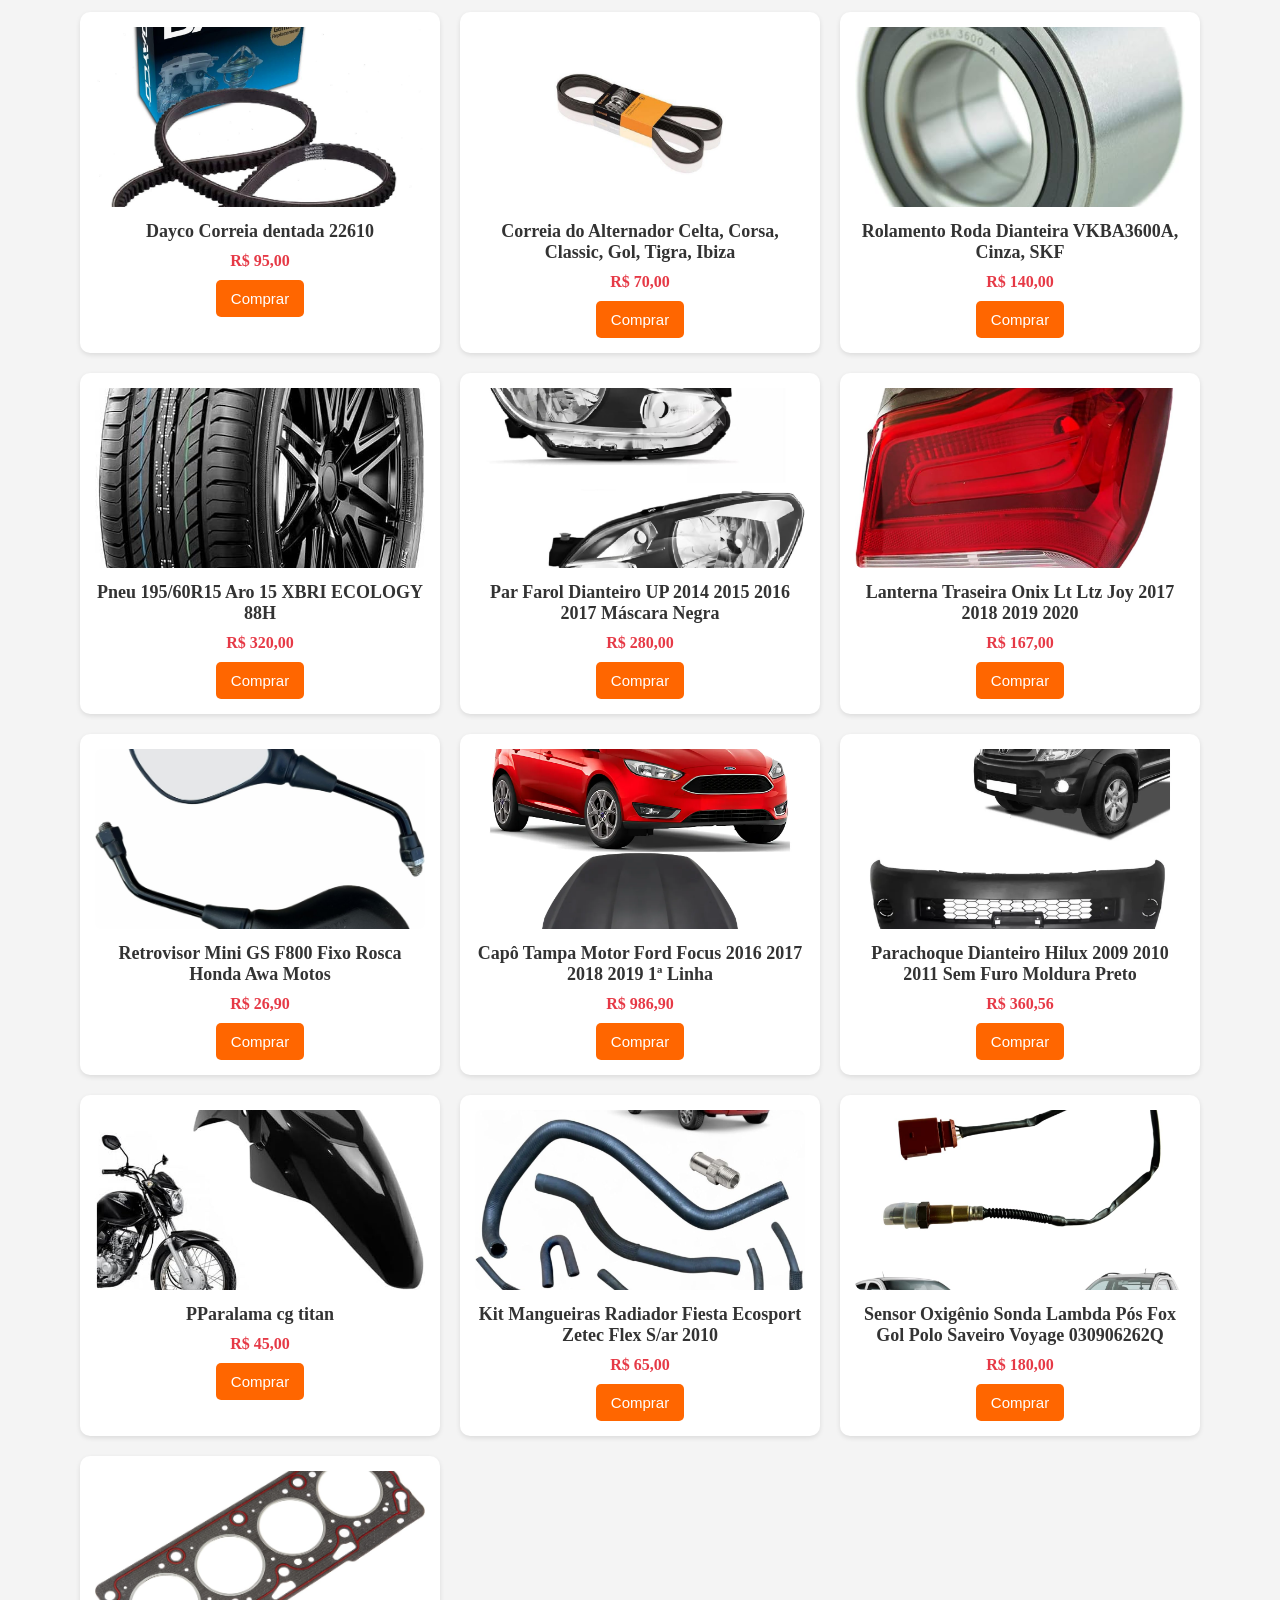
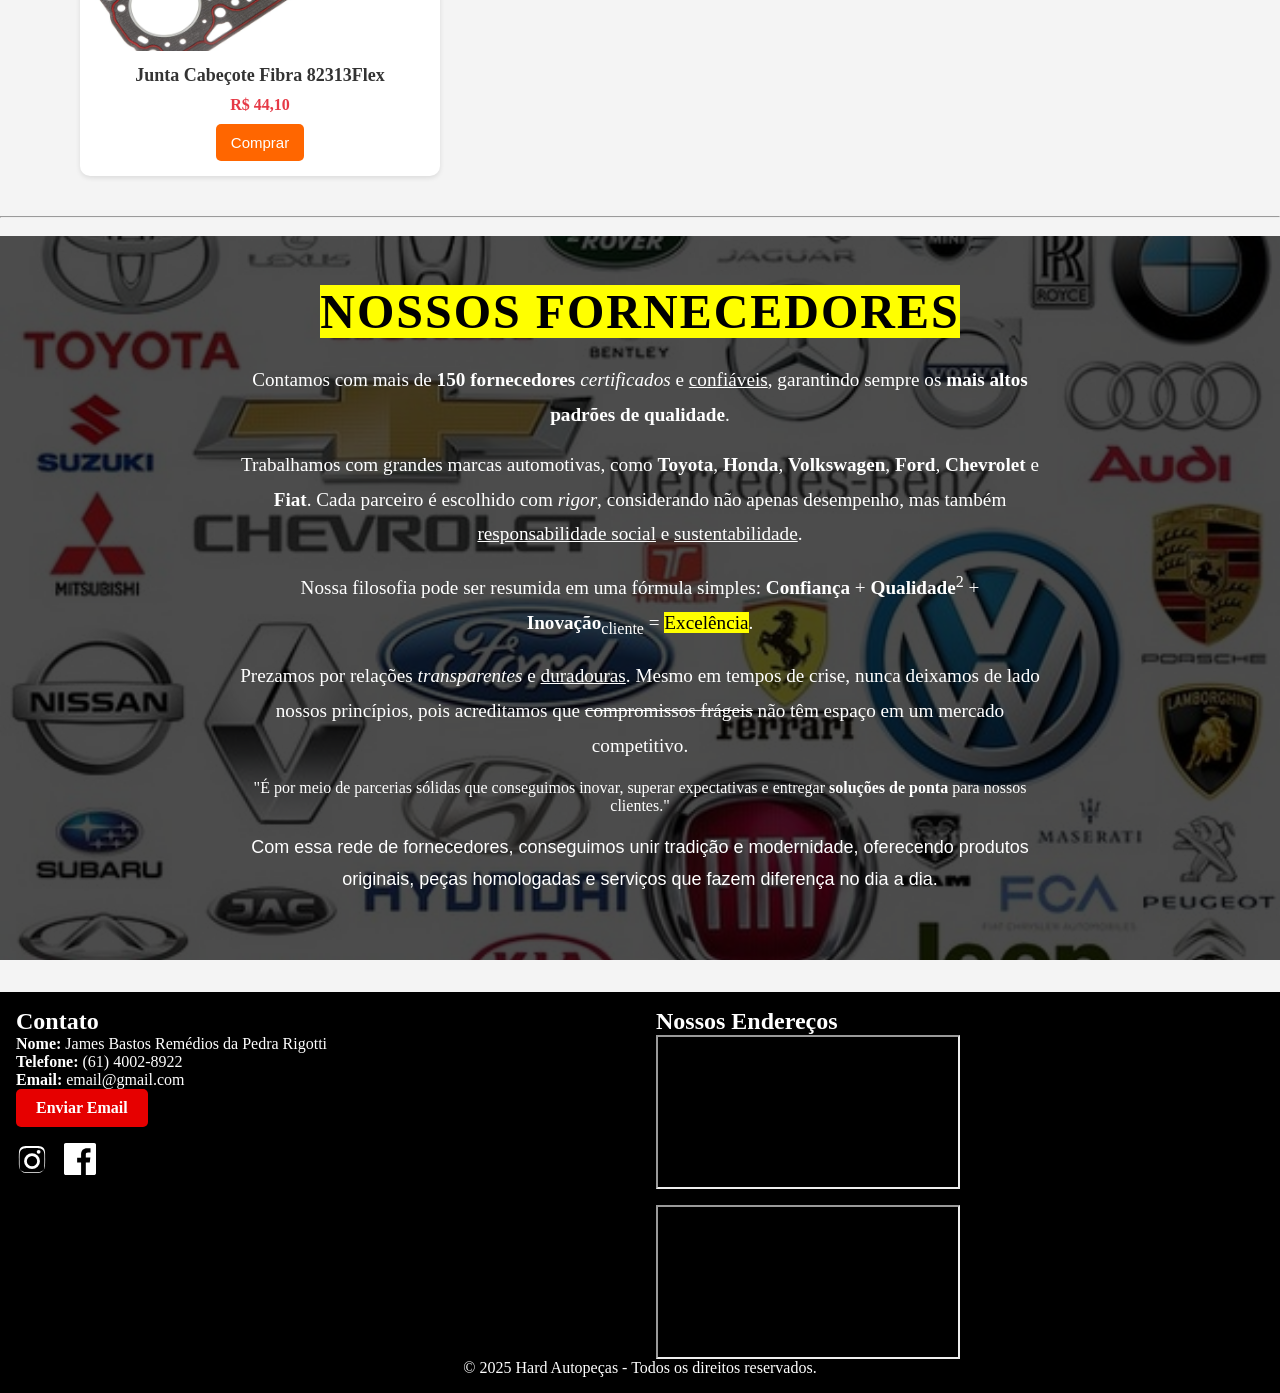
<file: html/produto.html>
<!DOCTYPE html>
<html lang="pt-BR">
<head>
  <meta charset="UTF-8">
  <meta name="viewport" content="width=device-width, initial-scale=1.0">
  <title>Autopeças Online</title>
  <link rel="stylesheet" href="../css/prost.css">
  <link rel="icon" type="image/png" href="../imagens/logotipo.png">
</head>
<body>
  <!-- Botão volta ao topo -->
  <a href="#top" class="btn-top" aria-label="Voltar ao início">↑</a>
  <header>
    <nav>
      <a href="../index.html"><img
        src="../imagens/logotipo.png"
        alt="Logo da Empresa"
        width="100"
        height="100"
      /></a>
      <span>
        <a href="../index.html" class="navegador">Home</a>
        <a href="../html/faq.html" class="navegador">FAQ</a>
        <a href="../html/briefing.html" class="navegador">Briefing</a>
        <a href="#fornecedores" class="navegador">Fornecedores</a>
        <a href="#contato" class="navegador">Contato</a>
      </span>
    </nav>
  </header>

  <section class="produtos">
    <!-- Produto 1 -->
    <div class="produto">
      <img src="../imagens/filtro_oleo.webp" alt="Filtro de Óleo">
      <h3>Filtro Óleo Escalade Camaro PSL615 Tecfil</h3>
      <p>R$ 39,90</p>
      <a href="https://shopee.com.br/Filtro-do-oleo-CB-500-500F-500X-PSL638-Original-Tecfil-i.729127860.19598203669?auto_part_query=filtro+oleo&sp_atk=4d100523-973b-4250-8e73-88136d7765c6&xptdk=4d100523-973b-4250-8e73-88136d7765c6">
      <button>Comprar</button></a>
    </div>

    <!-- Produto 2 -->
    <div class="produto">
      <img src="../imagens/Filtro de ar.jpg" alt="Filtro de Ar">
      <h3>Bosch Filtro de Ar Condicionado Automotivo Cabine Bosch CB0512</h3>
      <p>R$ 45,00</p>
      <button>Comprar</button>
    </div>

    <!-- Produto 3 -->
    <div class="produto">
      <img src="../imagens/vela de ignição.jpg" alt="Vela de Ignição">
      <h3>Vela de ignição ngk b8es.</h3>
      <p>R$ 25,00</p>
      <button>Comprar</button>
    </div>

    <!-- Produto 4 -->
    <div class="produto">
      <img src="../imagens/bomba.webp" alt="Bomba d'Água">
      <h3>Bomba d'Água Astra 2008 2009 2010 2011 Nakata Original</h3>
      <p>R$ 199,90</p>
      <button>Comprar</button>
    </div>

    <!-- Produto 5 -->
    <div class="produto">
      <img src="../imagens/Radiador.webp" alt="Radiador">
      <h3>Radiador Fiat Strada 2001 a 2012 Sem Ar Valeo</h3>
      <p>R$ 320,00</p>
      <button>Comprar</button>
    </div>

    <!-- Produto 6 -->
    <div class="produto">
      <img src="../imagens/amortecedor.jpg" alt="Amortecedor">
      <h3>Amortecedor Traseiro -Super Cofap B47097 comp.</h3>
      <p>R$ 150,00</p>
      <button>Comprar</button>
    </div>

    <!-- Produto 7 -->
    <div class="produto">
      <img src="../imagens/Disco_de_freio_.jpg" alt="Disco de Freio">
      <h3>Hipper Freios HF14, Disco de Freio Solido sem Cubo Dianteiro, 2 Peças</h3>
      <p>R$ 120,00</p>
      <button>Comprar</button>
    </div>

    <!-- Produto 8 -->
    <div class="produto">
      <img src="../imagens/Pastilha de Freio_.jpg" alt="Pastilha de Freio">
      <h3>Bosch Pastilha de Freio BB 46 Dianteiro</h3>
      <p>R$ 89,90</p>
      <button>Comprar</button>
    </div>

    <!-- Produto 9 -->
    <div class="produto">
      <img src="../imagens/Embreagem_.jpg" alt="Embreagem">
      <h3>Embreagem Completa Gp7 Cbx 250 01 A 08</h3>
      <p>R$ 143,63</p>
      <button>Comprar</button>
    </div>

    <!-- Produto 10 -->
    <div class="produto">
      <img src="../imagens/Vela incandescente.jpg" alt="Velas de Aquecimento">
      <h3>Vela incandescente para carro, nitreto de silício</h3>
      <p>R$ 110,00</p>
      <button>Comprar</button>
    </div>

    <!-- Produto 11 -->
    <div class="produto">
      <img src="../imagens/Alternador.jpg" alt="Alternador">
      <h3>Gerador Alternador Magnético Com Ímãs Permanentes Vqp V</h3>
      <p>R$ 600,00</p>
      <button>Comprar</button>
    </div>

    <!-- Produto 12 -->
    <div class="produto">
      <img src="../imagens/Bateria Automotiva.jpg" alt="Bateria">
      <h3>Carregador de bateria automotiva 12v 5ah carro moto carga lenta flutuante Cf5</h3>
      <p>R$ 139,00</p>
      <button>Comprar</button>
    </div>

    <!-- Produto 13 -->
    <div class="produto">
      <img src="../imagens/Correia Dentada.jpg" alt="Correia Dentada">
      <h3>Dayco Correia dentada 22610</h3>
      <p>R$ 95,00</p>
      <button>Comprar</button>
    </div>

    <!-- Produto 14 -->
    <div class="produto">
      <img src="../imagens/Correia do Alternador.jpg" alt="Correia do Alternador">
      <h3>Correia do Alternador Celta, Corsa, Classic, Gol, Tigra, Ibiza</h3>
      <p>R$ 70,00</p>
      <button>Comprar</button>
    </div>

    <!-- Produto 15 -->
    <div class="produto">
      <img src="../imagens/Rolamento de Roda.jpg" alt="Rolamento de Roda">
      <h3>Rolamento Roda Dianteira VKBA3600A, Cinza, SKF</h3>
      <p>R$ 140,00</p>
      <button>Comprar</button>
    </div>

    <!-- Produto 16 -->
    <div class="produto">
      <img src="../imagens/Pneu Aro 15.jpg" alt="Pneu">
      <h3>Pneu 195/60R15 Aro 15 XBRI ECOLOGY 88H</h3>
      <p>R$ 320,00</p>
      <button>Comprar</button>
    </div>

    <!-- Produto 17 -->
    <div class="produto">
      <img src="../imagens/Farol Dianteiro.jpg" alt="Farol Dianteiro">
      <h3>Par Farol Dianteiro UP 2014 2015 2016 2017 Máscara Negra</h3>
      <p>R$ 280,00</p>
      <button>Comprar</button>
    </div>

    <!-- Produto 18 -->
    <div class="produto">
      <img src="../imagens/Lanterna Traseira.jpg" alt="Lanterna Traseira">
      <h3>Lanterna Traseira Onix Lt Ltz Joy 2017 2018 2019 2020</h3>
      <p>R$ 167,00</p>
      <button>Comprar</button>
    </div>

    <!-- Produto 19 -->
    <div class="produto">
      <img src="../imagens/Retrovisor.jpg" alt="Retrovisor">
      <h3>Retrovisor Mini GS F800 Fixo Rosca Honda Awa Motos</h3>
      <p>R$ 26,90</p>
      <button>Comprar</button>
    </div>

    <!-- Produto 20 -->
    <div class="produto">
      <img src="../imagens/Capô do Motor.webp" alt="Capô do Motor">
      <h3>Capô Tampa Motor Ford Focus 2016 2017 2018 2019 1ª Linha</h3>
      <p>R$ 986,90</p>
      <button>Comprar</button>
    </div>

    <!-- Produto 21 -->
    <div class="produto">
      <img src="../imagens/Para-choque.webp" alt="Para-choque">
      <h3>Parachoque Dianteiro Hilux 2009 2010 2011 Sem Furo Moldura Preto</h3>
      <p>R$ 360,56</p>
      <button>Comprar</button>
    </div>

    <!-- Produto 22 -->
    <div class="produto">
      <img src="../imagens/Paralama.jpg" alt="Paralama">
      <h3>PParalama cg titan</h3>
      <p>R$ 45,00</p>
      <button>Comprar</button>
    </div>

    <!-- Produto 23 -->
    <div class="produto">
      <img src="../imagens/Mangueira do Radiador.jpg" alt="Mangueira do Radiador">
      <h3>Kit Mangueiras Radiador Fiesta Ecosport Zetec Flex S/ar 2010</h3>
      <p>R$ 65,00</p>
      <button>Comprar</button>
    </div>

    <!-- Produto 24 -->
    <div class="produto">
      <img src="../imagens/Sensor Oxigênio.jpg" alt="Sensor Lambda">
      <h3>Sensor Oxigênio Sonda Lambda Pós Fox Gol Polo Saveiro Voyage 030906262Q</h3>
      <p>R$ 180,00</p>
      <button>Comprar</button>
    </div>

    <!-- Produto 25 -->
    <div class="produto">
      <img src="../imagens/Junta do Cabeçote.jpg" alt="Junta do Cabeçote">
      <h3>Junta Cabeçote Fibra 82313Flex</h3>
      <p>R$ 44,10</p>
      <button>Comprar</button>
    </div>
  </section>
  
  <hr>
  <br>

  <!-- Fornecedores -->
  <section class="fornecedores" id="fornecedores">
    <div class="fornecedores-text">
      <h1><mark>Nossos Fornecedores</mark></h1>

      <p>
        Contamos com mais de <b>150 fornecedores</b> <i>certificados</i> e <u>confiáveis</u>, 
        garantindo sempre os <b>mais altos padrões de qualidade</b>.
      </p>

      <p>
        Trabalhamos com grandes marcas automotivas, como 
        <b>Toyota</b>, <b>Honda</b>, <b>Volkswagen</b>, <b>Ford</b>, 
        <b>Chevrolet</b> e <b>Fiat</b>. Cada parceiro é escolhido com 
        <i>rigor</i>, considerando não apenas desempenho, mas também 
        <u>responsabilidade social</u> e <u>sustentabilidade</u>.
      </p>

      <p>
        Nossa filosofia pode ser resumida em uma fórmula simples:  
        <b>Confiança</b> + <b>Qualidade</b><sup>2</sup> + <b>Inovação</b><sub>cliente</sub> = 
        <mark>Excelência</mark>.
      </p>

      <p>
        Prezamos por relações <i>transparentes</i> e <u>duradouras</u>.  
        Mesmo em tempos de crise, nunca deixamos de lado nossos princípios, 
        pois acreditamos que <s>compromissos frágeis</s> não têm espaço em 
        um mercado competitivo.
      </p>

      <blockquote>
        "É por meio de parcerias sólidas que conseguimos inovar, superar expectativas 
        e entregar <b>soluções de ponta</b> para nossos clientes."
      </blockquote>

      <p style="font-size:18px; font-family:Arial;">
        Com essa rede de fornecedores, conseguimos unir tradição e modernidade, 
        oferecendo produtos originais, peças homologadas e serviços que fazem 
        diferença no dia a dia.
      </p>
    </div>  
  </section>

  <footer>
    <section id="contato" class="section dark">
      <div class="container">
        <div class="footer-grid">
          <!-- Coluna Esquerda -->
          <div class="footer-left">
            <h2>Contato</h2>
            <p>
              <strong>Nome:</strong> James Bastos Remédios da Pedra Rigotti
            </p>
            <p><strong>Telefone:</strong> (61) 4002-8922</p>
            <p><strong>Email:</strong> email@gmail.com</p>
            <a href="mailto:email@gmail.com" class="btn">Enviar Email</a>

            <!-- Redes sociais -->
            <div class="social-links">
              <a
                href="https://instagram.com"
                target="_blank"
                aria-label="Instagram"
              >
                <!-- Ícone Instagram -->
                <svg
                  xmlns="http://www.w3.org/2000/svg"
                  width="32"
                  height="32"
                  fill="currentColor"
                  viewBox="0 0 24 24"
                >
                  <path
                    d="M12 2.163c3.204 0 3.584.012 4.85.07 1.366.062 2.633.344 3.608 1.32.975.976 1.257 2.243 1.318 3.609.059 1.265.071 1.645.071 4.838s-.012 3.573-.07 4.838c-.062 1.366-.344 2.633-1.32 3.609-.975.976-2.242 1.257-3.608 1.318-1.266.059-1.646.071-4.85.071s-3.584-.012-4.85-.07c-1.366-.062-2.633-.344-3.609-1.32-.976-.975-1.257-2.242-1.318-3.608C2.175 15.586 2.163 15.206 2.163 12s.012-3.573.07-4.838c.062-1.366.344-2.633 1.32-3.609C4.528 2.577 5.795 2.296 7.161 2.235 8.426 2.176 8.806 2.163 12 2.163zm0 1.622c-3.15 0-3.507.012-4.737.069-1.042.05-1.61.216-1.985.392-.5.231-.86.507-1.237.884-.377.377-.653.737-.884 1.237-.176.375-.342.943-.392 1.985-.057 1.23-.069 1.587-.069 4.737s.012 3.507.069 4.737c.05 1.042.216 1.61.392 1.985.231.5.507.86.884 1.237.377.377.737.653 1.237.884.375.176.943.342 1.985.392 1.23.057 1.587.069 4.737.069s3.507-.012 4.737-.069c1.042-.05 1.61-.216 1.985-.392.5-.231.86-.507 1.237-.884.377-.377.653-.737.884-1.237.176-.375.342-.943.392-1.985.057-1.23.069-1.587.069-4.737s-.012-3.507-.069-4.737c-.05-1.042-.216-1.61-.392-1.985-.231-.5-.507-.86-.884-1.237-.377-.377-.737-.653-1.237-.884-.375-.176-.943-.342-1.985-.392-1.23-.057-1.587-.069-4.737-.069zm0 3.891a5.946 5.946 0 1 1 0 11.892 5.946 5.946 0 0 1 0-11.892zm0 9.823a3.877 3.877 0 1 0 0-7.754 3.877 3.877 0 0 0 0 7.754zm6.406-10.845a1.44 1.44 0 1 1-2.88 0 1.44 1.44 0 0 1 2.88 0z"
                  />
                </svg>
              </a>

              <a
                href="https://facebook.com"
                target="_blank"
                aria-label="Facebook"
              >
                <!-- Ícone Facebook -->
                <svg
                  xmlns="http://www.w3.org/2000/svg"
                  width="32"
                  height="32"
                  fill="currentColor"
                  viewBox="0 0 24 24"
                >
                  <path
                    d="M22.675 0h-21.35C.597 0 0 .597 0 1.325v21.351C0 23.403.597 24 1.325 24h11.495v-9.294H9.847v-3.622h2.973V8.413c0-2.941 1.796-4.545 4.416-4.545 1.255 0 2.336.093 2.651.135v3.072l-1.82.001c-1.428 0-1.704.678-1.704 1.671v2.189h3.407l-.444 3.622h-2.963V24h5.807C23.403 24 24 23.403 24 22.676V1.325C24 .597 23.403 0 22.675 0z"
                  />
                </svg>
              </a>
            </div>
          </div>

          <!-- Coluna Direita -->
          <div class="footer-right">
            <h2>Nossos Endereços</h2>
            <div class="maps">
              <!-- Mapa 1 -->
              <iframe src="https://www.google.com/maps/embed?..."></iframe>
              <!-- Mapa 2 -->
              <iframe src="https://www.google.com/maps/embed?..."></iframe>
            </div>
          </div>
        </div>
      </div>
    </section>
    <p>&copy; 2025 Hard Autopeças - Todos os direitos reservados.</p>
  </footer>
</body>
</html>
</file>
<file: css/briefing.css>
/* RESET BÁSICO */
* {
  margin: 0;
  padding: 0;
  box-sizing: border-box;
}

html {
  cursor: url('data:image/svg+xml;utf8,\
<svg xmlns="http://www.w3.org/2000/svg" width="64" height="64">\
<text x="50%" y="50%" dominant-baseline="central" text-anchor="middle" font-size="30">🔧</text>\
</svg>') 32 32, auto;
  scroll-behavior: smooth;
}

body {
  margin: 0;
  background-color: #f4f4f4;
  color: #222;
  line-height: 1.6;
}

/* BOTÃO VOLTAR AO TOPO */
.btn-top{
  position: fixed;
  bottom: 24px;
  right: 24px;
  background: #e63946;
  color: white;
  font-size: 20px;
  font-weight: bold;
  width: 48px;
  height: 48px;
  border-radius: 50%;
  display: flex;
  align-items: center;
  justify-content: center;
  text-decoration: none;
  box-shadow: 0 4px 8px rgba(0,0,0,0.3);
  transition: background 0.3s, transform 0.2s;
  z-index: 1000;
}
.btn-top:hover {
  background: #b31d2d;
  transform: scale(1.1);
}

/* CABEÇALHO E NAVEGAÇÃO */
nav {
  display: flex;
  justify-content: space-between;
  align-items: center;
  padding: 12px 32px;
  background-color: #111;
  box-shadow: 0 2px 6px rgba(0,0,0,0.25);
  position: sticky;
  top: 0;
  z-index: 100;
}

nav img {
  border-radius: 8px;
  transition: transform .3s;
  background-color: white;
}
nav img:hover {
  transform: scale(1.05);
}

nav span {
  display: flex;
  gap: 24px;
}

.navegador {
  color: #fff;
  text-decoration: none;
  font-weight: 500;
  font-size: 16px;
  position: relative;
  padding: 6px 0;
  transition: color .3s;
}
.navegador::after {
  content: "";
  position: absolute;
  bottom: 0;
  left: 0;
  width: 0%;
  height: 2px;
  background: #e63946;
  transition: width .3s;
}
.navegador:hover {
  color: #e63946;
}
.navegador:hover::after {
  width: 100%;
}

/* TÍTULOS */
h1 {
  text-align: center;
  color: #d63333;
  margin: 30px 0 20px;
  font-size: 2.2rem;
}
h2 {
  color: #b02a2a;
  margin-bottom: 10px;
  border-left: 6px solid #e63946;
  padding-left: 10px;
  font-size: 1.5rem;
}

/* SEÇÕES */
section {
  background: #fff;
  padding: 20px 24px;
  margin: 20px auto;
  border-radius: 6px;
  box-shadow: 0 2px 5px rgba(0,0,0,0.1);
  max-width: 900px;
}
p {
  margin: 8px 0 14px;
  line-height: 1.6;
}

/* LISTAS */
ul {
  margin: 8px 0 14px 22px;
}
ul li {
  margin-bottom: 6px;
}

/* Estilo numerado para algumas seções */
ol {
  margin: 8px 0 14px 22px;
}
ol li {
  margin-bottom: 6px;
  padding-left: 4px;
}

/* Lista de definições */
dl {
  margin: 12px 0 16px 10px;
}
dt {
  font-weight: bold;
  color: #b02a2a;
  margin-top: 8px;
}
dd {
  margin-left: 16px;
  margin-bottom: 6px;
}

/* LINKS GERAIS */
#link {
  color: #e63946;
  text-decoration: none;
  transition: color .3s;
}
#link:hover {
  color: #b31d2d;
  text-decoration: underline;
}

/* footer */
footer{
  background: #000;
  color: #fff;
  text-align: center;
  padding: 1rem;
  margin-top: 2rem;
}
</file>
<file: css/faq.css>
/* Reset básico */
* {
  margin: 0;
  padding: 0;
  box-sizing: border-box;
}

body {
  line-height: 1.6;
  background-color: #f9f9f9;
  color: #333;
  padding: 0;
  margin: 0;
}



/*Botao volta ao inicio*/
.btn-top {
  position: fixed;
  bottom: 24px;
  right: 24px;
  background: #e63946;       /* cor de fundo */
  color: white;              /* cor da seta */
  font-size: 20px;
  font-weight: bold;
  width: 48px;
  height: 48px;
  border-radius: 50%;        /* formato circular */
  display: flex;
  align-items: center;
  justify-content: center;
  text-decoration: none;
  box-shadow: 0 4px 8px rgba(0,0,0,0.3);
  transition: background 0.3s, transform 0.2s;
  z-index: 1000;             /* sempre por cima */
}

.btn-top:hover {
  background: #b31d2d;       /* cor mais escura no hover */
  transform: scale(1.1);     /* aumenta um pouco */
}



/* Header e nav */
nav {
  display: flex;
  justify-content: space-between;
  align-items: center;
  padding: 12px 32px;
  background-color: #111;
  box-shadow: 0 2px 8px rgba(0,0,0,0.3);
  position: sticky;
  top: 0;
  z-index: 100;
}

nav img {
  border-radius: 8px;
  transition: transform .3s;
  background-color: white;
}

nav img:hover {
  transform: scale(1.05);
}

nav ul {
  display: flex;
  gap: 24px;
  list-style-type: none;
}

.navegador {
  color: #fff;
  text-decoration: none;
  font-weight: 500;
  font-size: 16px;
  position: relative;
  padding: 6px 0;
  transition: color .3s;
}

.navegador::after {
  content: "";
  position: absolute;
  bottom: 0;
  left: 0;
  width: 0%;
  height: 2px;
  background: #e63946;
  transition: width .3s;
}

.navegador:hover {
  color: #e63946;
}

.navegador:hover::after {
  width: 100%;
}

/* Barra de números fixa */
.faq-nav {
  position: sticky;
  top: 70px; /* abaixo do nav */
  background-color: #fff;
  padding: 8px 20px;
  display: flex;
  align-items: center;
  gap: 10px;
  border-bottom: 2px solid #e63946;
  z-index: 90;
  box-shadow: 0 2px 6px rgba(0,0,0,0.1);
}

.faq-nav span {
  font-weight: bold;
  color: #333;
}

.faq-nav-links {
  display: flex;
  gap: 8px;
  flex-wrap: wrap;
}

.faq-nav-links a {
  display: inline-block;
  background-color: #e63946;
  color: #fff;
  padding: 6px 10px;
  border-radius: 6px;
  text-decoration: none;
  font-weight: bold;
  transition: background-color 0.3s, transform 0.2s;
}

.faq-nav-links a:hover {
  background-color: #d62828;
  transform: scale(1.1);
}

/* Container FAQ */
.faq-container {
  max-width: 900px;
  margin: 40px auto;
  padding: 0 20px;
}

/* FAQ items */
.faq-item {
  background: #fff;
  border-left: 5px solid #e63946;
  padding: 20px 25px;
  margin-bottom: 20px;
  box-shadow: 0 4px 12px rgba(0,0,0,0.08);
  border-radius: 8px;
  transition: transform 0.3s;
}

.faq-item:hover {
  transform: translateY(-3px);
}

.faq-item h2 {
  font-size: 1.2em;
  color: #e63946;
  margin-bottom: 12px;
  display: flex;
  align-items: center;
  gap: 10px;
}

.faq-number {
  background-color: #e63946;
  color: #fff;
  font-weight: bold;
  padding: 4px 10px;
  border-radius: 50%;
  min-width: 28px;
  text-align: center;
}

/* Footer */
footer {
  text-align: center;
  margin-top: 50px;
  color: #777;
  font-size: 0.9em;
  padding: 20px 0;
  background-color: #f1f1f1;
}

/* Scroll suave */
html {
  scroll-behavior: smooth;
}
</file>
<file: css/prost.css>
body {
  margin: 0;
  background: #f4f4f4;
  color: #333;
  cursor: url('data:image/svg+xml;utf8,\
<svg xmlns="http://www.w3.org/2000/svg" width="64" height="64">\
<text x="50%" y="50%" dominant-baseline="central" text-anchor="middle" font-size="30">🔧</text>\
</svg>') 32 32, auto;
}

/*Botao volta ao inicio*/
.btn-top {
  position: fixed;
  bottom: 24px;
  right: 24px;
  background: #e63946;       /* cor de fundo */
  color: white;              /* cor da seta */
  font-size: 20px;
  font-weight: bold;
  width: 48px;
  height: 48px;
  border-radius: 50%;        /* formato circular */
  display: flex;
  align-items: center;
  justify-content: center;
  text-decoration: none;
  box-shadow: 0 4px 8px rgba(0,0,0,0.3);
  transition: background 0.3s, transform 0.2s;
  z-index: 1000;             /* sempre por cima */
}

.btn-top:hover {
  background: #b31d2d;       /* cor mais escura no hover */
  transform: scale(1.1);     /* aumenta um pouco */
}

/* Header e nav*/
/* Reset básico para evitar diferenças entre navegadores */
* {
  margin: 0;
  padding: 0;
  box-sizing: border-box;
}

nav {
  display: flex;
  justify-content: space-between;  /* Logo à esquerda, links à direita */
  align-items: center;
  padding: 12px 32px;
  background-color: #111;          /* cor de fundo do nav */
  box-shadow: 0 2px 6px rgba(0,0,0,0.25);
}

/* Logo */
nav img {
  border-radius: 8px;              /* opcional: cantos arredondados */
  transition: transform .3s;
  background-color: white;
}

nav img:hover {
  transform: scale(1.05);          /* leve zoom ao passar o mouse */
}

/* Container dos links */
nav span {
  display: flex;
  gap: 24px;                       /* espaçamento entre os links */
}

/* Links */
.navegador {
  color: #fff;
  text-decoration: none;
  font-weight: 500;
  font-size: 16px;
  position: relative;
  padding: 6px 0;
  transition: color .3s;
}

/* Efeito hover: underline animado */
.navegador::after {
  content: "";
  position: absolute;
  bottom: 0;
  left: 0;
  width: 0%;
  height: 2px;
  background: #e63946;   /* cor destaque */
  transition: width .3s;
}

.navegador:hover {
  color: #e63946;
}

.navegador:hover::after {
  width: 100%;
}


h1 {
  margin: 0;
}

.produtos {
  display: grid;
  grid-template-columns: repeat(3, 1fr);
  gap: 20px;
  padding: 40px;
  max-width: 1200px;
  margin: auto;
}

.produto {
  background: #fff;
  border-radius: 10px;
  box-shadow: 0 2px 5px rgba(0,0,0,0.1);
  text-align: center;
  padding: 15px;
  transition: transform 0.2s;
}

.produto:hover {
  transform: translateY(-5px);
}

.produto img {
  width: 100%;
  height: 180px;
  object-fit: cover;
  border-radius: 8px;
}

.produto h3 {
  margin: 10px 0;
  font-size: 18px;
}

.produto p {
  font-size: 16px;
  font-weight: bold;
  color: #e63946;
}

.produto button {
  background: #ff6600;
  color: white;
  border: none;
  padding: 10px 15px;
  border-radius: 5px;
  cursor: pointer;
  margin-top: 10px;
  font-size: 15px;
  transition: background 0.3s;
}

.produto button:hover {
  background: #e65c00;
}




/* Fornecedores */
.fornecedores {
  background: url('../imagens/fundo2.jpg') no-repeat center center/cover;
  min-height: 80vh;
  display: flex;
  align-items: center;
  justify-content: center;
  text-align: center;
  color: #fff;
  padding: 3rem 2rem;
  position: relative;
}

.fornecedores::after {
  content: "";
  position: absolute;
  top: 0; left: 0;
  width: 100%; height: 100%;
  background: rgba(0,0,0,0.7); /* escurece para contraste melhor */
}

.fornecedores-text {
  position: relative;
  z-index: 1;
  max-width: 800px;
  animation: fadeInUp 1s ease-in-out;
}

.fornecedores h1 {
  font-size: 3rem;
  color: #ff4d4d;
  margin-bottom: 1.5rem;
  text-transform: uppercase;
  letter-spacing: 2px;
}

.fornecedores p {
  margin: 1rem 0;
  font-size: 1.2rem;
  line-height: 1.8;
}

.fornecedores p strong {
  color: #ffcc00;
}

/* Animação suave */
@keyframes fadeInUp {
  0% {
    opacity: 0;
    transform: translateY(30px);
  }
  100% {
    opacity: 1;
    transform: translateY(0);
  }
}
/* Fim dos fornecedores */




/* Footer */
/* Layout das colunas */
.footer-grid {
  display: flex;
  justify-content: space-between;
  gap: 2rem;
  flex-wrap: wrap;
}

.footer-left, .footer-right {
  flex: 1;
  min-width: 280px;
  text-align: left;
}

/* Ícones sociais */
.social-links {
  margin-top: 1rem;
  display: flex;
  gap: 1rem;
}

.social-links a svg {
  transition: color 0.3s ease;
  color: #fff; /* cor padrão (branco) */
}

.btn {
  display: inline-block;
  padding: 10px 20px;
  background: #e60000;
  color: #fff;
  text-decoration: none;
  border-radius: 5px;
  font-weight: bold;
}

.btn:hover {
  background: #b00000;
}

/* Instagram hover */
.social-links a[aria-label="Instagram"]:hover svg {
  color: #e1306c; /* cor rosa do Instagram */
}

/* Facebook hover */
.social-links a[aria-label="Facebook"]:hover svg {
  color: #1877f2; /* azul do Facebook */
}

.footer-right .maps {
  display: flex;
  gap: 1rem;
  flex-wrap: wrap;
}

footer {
  background: #000;
  color: #fff;
  text-align: center;
  padding: 1rem;
  margin-top: 2rem;
}
/* Fim do footer */
</file>
